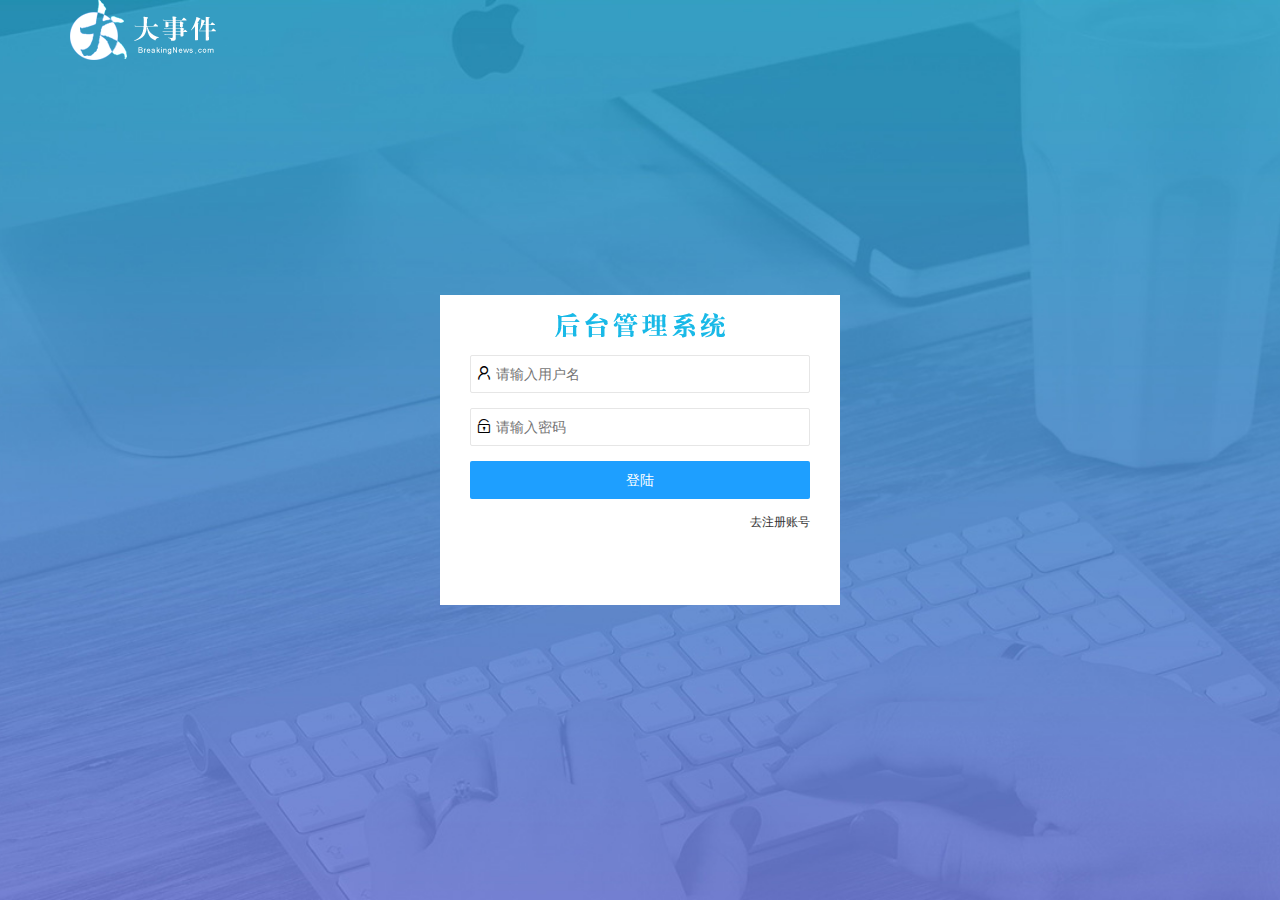
<file: login.html>
<!DOCTYPE html>
<html lang="en">
<head>
    <meta charset="UTF-8">
    <meta http-equiv="X-UA-Compatible" content="IE=edge">
    <meta name="viewport" content="width=device-width, initial-scale=1.0">
    <title>大事件-登陆/注册</title>
    <!-- 导入自己的样式 -->
    <link rel="stylesheet" href="./assets/css/login.css">
    <!-- 导入layui的样式 -->
    <link rel="stylesheet" href="./assets/lib/layui/css/layui.css">
</head>
<body>
    <!-- logo -->
    <div class="layui-main">
        <img src="./assets/images/logo.png" alt="">
    </div>
    
    <!-- 登陆注册 -->
    <div class="loginAndRegBox">
        <div class="title-box"></div>
        <!-- 登陆的div -->
        <div class="login-box">
            <!-- 登陆表单 -->
            <form class="layui-form" id="form_login">
                <!-- 用户名 -->
                <div class="layui-form-item">
                    <i class="layui-icon layui-icon-username"></i>
                    <input type="text" name="username" required  lay-verify="required" placeholder="请输入用户名" autocomplete="off" class="layui-input">
                </div>
                <!-- 密码 -->
                <div class="layui-form-item">
                    <i class="layui-icon layui-icon-password"></i>
                    <input type="password" name="password" required  lay-verify="required|pwd" placeholder="请输入密码" autocomplete="off" class="layui-input">
                </div>
                <!-- 登陆按钮 -->
                <div class="layui-form-item">
                    <!-- 表单按钮和普通按钮的区别，就是有lay-submit属性 -->
                    <button class="layui-btn layui-btn-fluid layui-btn-normal" lay-submit lay-filter="formDemo">登陆</button>
                </div>
                <div class="layui-form-item links">
                    <a href="javascript:;" id="link_reg">去注册账号</a>
                </div>
            </form>
        </div>
        <!-- 注册的div -->
        <div class="reg-box">
            <!-- 注册的表单 -->
            <form class="layui-form" id="form_reg">
                <!-- 用户名 -->
                <div class="layui-form-item">
                    <i class="layui-icon layui-icon-username"></i>
                    <input type="text" name="username" required  lay-verify="required" placeholder="请输入用户名" autocomplete="off" class="layui-input">
                </div>
                <!-- 密码 -->
                <div class="layui-form-item">
                    <i class="layui-icon layui-icon-password"></i>
                    <input type="password" name="password" required  lay-verify="required|pwd" placeholder="请输入密码" autocomplete="off" class="layui-input">
                </div>
                <!-- 密码确认 -->
                <div class="layui-form-item">
                    <i class="layui-icon layui-icon-password"></i>
                    <input type="password" name="repassword" required  lay-verify="required|pwd|repwd" placeholder="再次确认密码" autocomplete="off" class="layui-input">
                </div>
                <!-- 注册按钮 -->
                <div class="layui-form-item">
                    <!-- 表单按钮和普通按钮的区别，就是有lay-submit属性 -->
                    <button class="layui-btn layui-btn-fluid layui-btn-normal" lay-submit lay-filter="formDemo">注册</button>
                </div>
                <div class="layui-form-item links">
                    <a href="javascript:;" id="link_login">去登陆</a>
                </div>
            </form>
        </div>
    </div>

    <!-- 导入layui的js -->
    <script src="./assets/lib/layui/layui.all.js"></script>
    <!-- 导入jquery -->
    <script src="./assets/lib/jquery.js"></script>
    <!-- 导入自己封装的baseapi配置对象 -->
    <script src="./assets/js/baseAPI.js"></script>
    <!-- 导入自己的js -->
    <script src="./assets/js/login.js"></script>
</body>
</html>
</file>
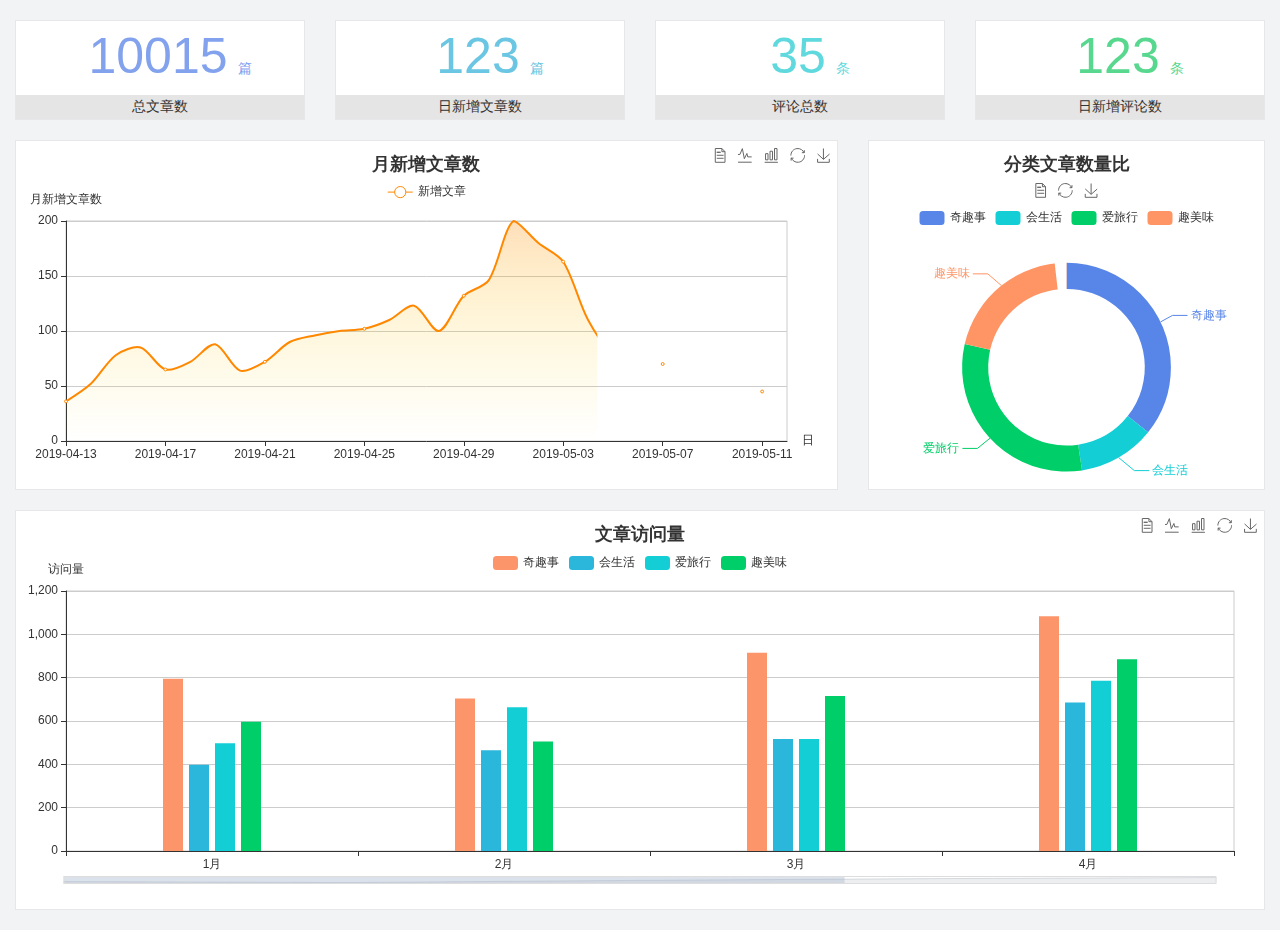
<file: home/dashboard.html>
<!DOCTYPE html>
<html lang="en">

<head>
  <meta charset="UTF-8">
  <meta name="viewport" content="width=device-width, initial-scale=1.0">
  <meta http-equiv="X-UA-Compatible" content="ie=edge">
  <title>图表统计</title>
  <link rel="stylesheet" href="../assets/lib/bootstrap.css" />
  <link rel="stylesheet" href="../assets/lib/main.css" />
  <script src="../assets/lib/jquery.js"></script>
  <script type="text/javascript" src="../assets/lib/echarts.min.js"></script>
</head>

<body>
  <div class="container-fluid">
    <div class="row spannel_list">
      <div class="col-sm-3 col-xs-6">
        <div class="spannel">
          <em>10015</em><span>篇</span>
          <b>总文章数</b>
        </div>
      </div>
      <div class="col-sm-3 col-xs-6">
        <div class="spannel scolor01">
          <em>123</em><span>篇</span>
          <b>日新增文章数</b>
        </div>
      </div>
      <div class="col-sm-3 col-xs-6">
        <div class="spannel scolor02">
          <em>35</em><span>条</span>
          <b>评论总数</b>
        </div>
      </div>
      <div class="col-sm-3 col-xs-6">
        <div class="spannel scolor03">
          <em>123</em><span>条</span>
          <b>日新增评论数</b>
        </div>
      </div>
    </div>
  </div>

  <div class="container-fluid">
    <div class="row curve-pie">
      <div class="col-lg-8 col-md-8">
        <div class="gragh_pannel" id="curve_show"></div>
      </div>
      <div class="col-lg-4 col-md-4">
        <div class="gragh_pannel" id="pie_show"></div>
      </div>
    </div>
  </div>

  <div class="container-fluid">
    <div class="column_pannel" id="column_show"></div>
  </div>

  <script>
    var oChart = echarts.init(document.getElementById('curve_show'));
    var aList_all = [
      { 'count': 36, 'date': '2019-04-13' },
      { 'count': 52, 'date': '2019-04-14' },
      { 'count': 78, 'date': '2019-04-15' },
      { 'count': 85, 'date': '2019-04-16' },
      { 'count': 65, 'date': '2019-04-17' },
      { 'count': 72, 'date': '2019-04-18' },
      { 'count': 88, 'date': '2019-04-19' },
      { 'count': 64, 'date': '2019-04-20' },
      { 'count': 72, 'date': '2019-04-21' },
      { 'count': 90, 'date': '2019-04-22' },
      { 'count': 96, 'date': '2019-04-23' },
      { 'count': 100, 'date': '2019-04-24' },
      { 'count': 102, 'date': '2019-04-25' },
      { 'count': 110, 'date': '2019-04-26' },
      { 'count': 123, 'date': '2019-04-27' },
      { 'count': 100, 'date': '2019-04-28' },
      { 'count': 132, 'date': '2019-04-29' },
      { 'count': 146, 'date': '2019-04-30' },
      { 'count': 200, 'date': '2019-05-01' },
      { 'count': 180, 'date': '2019-05-02' },
      { 'count': 163, 'date': '2019-05-03' },
      { 'count': 110, 'date': '2019-05-04' },
      { 'count': 80, 'date': '2019-05-05' },
      { 'count': 82, 'date': '2019-05-06' },
      { 'count': 70, 'date': '2019-05-07' },
      { 'count': 65, 'date': '2019-05-08' },
      { 'count': 54, 'date': '2019-05-09' },
      { 'count': 40, 'date': '2019-05-10' },
      { 'count': 45, 'date': '2019-05-11' },
      { 'count': 38, 'date': '2019-05-12' },
    ];

    let aCount = [];
    let aDate = [];

    for (var i = 0; i < aList_all.length; i++) {
      aCount.push(aList_all[i].count);
      aDate.push(aList_all[i].date);
    }

    var chartopt = {
      title: {
        text: '月新增文章数',
        left: 'center',
        top: '10'
      },
      tooltip: {
        trigger: 'axis'
      },
      legend: {
        data: ['新增文章'],
        top: '40'
      },
      toolbox: {
        show: true,
        feature: {
          mark: { show: true },
          dataView: { show: true, readOnly: false },
          magicType: { show: true, type: ['line', 'bar'] },
          restore: { show: true },
          saveAsImage: { show: true }
        }
      },
      calculable: true,
      xAxis: [
        {
          name: '日',
          type: 'category',
          boundaryGap: false,
          data: aDate
        }
      ],
      yAxis: [
        {
          name: '月新增文章数',
          type: 'value'
        }
      ],
      series: [
        {
          name: '新增文章',
          type: 'line',
          smooth: true,
          itemStyle: { normal: { areaStyle: { type: 'default' }, color: '#f80' }, lineStyle: { color: '#f80' } },
          data: aCount
        }],
      areaStyle: {
        normal: {
          color: new echarts.graphic.LinearGradient(0, 0, 0, 1, [{
            offset: 0,
            color: 'rgba(255,136,0,0.39)'
          }, {
            offset: .34,
            color: 'rgba(255,180,0,0.25)'
          }, {
            offset: 1,
            color: 'rgba(255,222,0,0.00)'
          }])

        }
      },
      grid: {
        show: true,
        x: 50,
        x2: 50,
        y: 80,
        height: 220
      }
    };

    oChart.setOption(chartopt);


    var oPie = echarts.init(document.getElementById('pie_show'));
    var oPieopt =
    {
      title: {
        top: 10,
        text: '分类文章数量比',
        x: 'center'
      },
      tooltip: {
        trigger: 'item',
        formatter: "{a} <br/>{b} : {c} ({d}%)"
      },
      color: ['#5885e8', '#13cfd5', '#00ce68', '#ff9565'],
      legend: {
        x: 'center',
        top: 65,
        data: ['奇趣事', '会生活', '爱旅行', '趣美味']
      },
      toolbox: {
        show: true,
        x: 'center',
        top: 35,
        feature: {
          mark: { show: true },
          dataView: { show: true, readOnly: false },
          magicType: {
            show: true,
            type: ['pie', 'funnel'],
            option: {
              funnel: {
                x: '25%',
                width: '50%',
                funnelAlign: 'left',
                max: 1548
              }
            }
          },
          restore: { show: true },
          saveAsImage: { show: true }
        }
      },
      calculable: true,
      series: [
        {
          name: '访问来源',
          type: 'pie',
          radius: ['45%', '60%'],
          center: ['50%', '65%'],
          data: [
            { value: 300, name: '奇趣事' },
            { value: 100, name: '会生活' },
            { value: 260, name: '爱旅行' },
            { value: 180, name: '趣美味' }
          ]
        }
      ]
    };
    oPie.setOption(oPieopt);



    var oColumn = this.echarts.init(document.getElementById('column_show'));
    var oColumnopt =
    {
      title: {
        text: '文章访问量',
        left: 'center',
        top: '10'
      },
      tooltip: {
        trigger: 'axis'
      },
      legend: {
        data: ['奇趣事', '会生活', '爱旅行', '趣美味'],
        top: '40'
      },
      toolbox: {
        show: true,
        feature: {
          mark: { show: true },
          dataView: { show: true, readOnly: false },
          magicType: { show: true, type: ['line', 'bar'] },
          restore: { show: true },
          saveAsImage: { show: true }
        }
      },
      calculable: true,
      xAxis: [
        {
          type: 'category',
          data: ['1月', '2月', '3月', '4月', '5月']
        }
      ],
      yAxis: [
        {
          name: '访问量',
          type: 'value'
        }
      ],
      series: [
        {
          name: '奇趣事',
          type: 'bar',
          barWidth: 20,
          itemStyle: {
            normal: { areaStyle: { type: 'default' }, color: '#fd956a' }
          },
          data: [800, 708, 920, 1090, 1200]
        },
        {
          name: '会生活',
          type: 'bar',
          barWidth: 20,
          itemStyle: {
            normal: { areaStyle: { type: 'default' }, color: '#2bb6db' }
          },
          data: [400, 468, 520, 690, 800]
        },
        {
          name: '爱旅行',
          type: 'bar',
          barWidth: 20,
          itemStyle: {
            normal: { areaStyle: { type: 'default' }, color: '#13cfd5' }
          },
          data: [500, 668, 520, 790, 900]
        },
        {
          name: '趣美味',
          type: 'bar',
          barWidth: 20,
          itemStyle: {
            normal: { areaStyle: { type: 'default' }, color: '#00ce68' }
          },
          data: [600, 508, 720, 890, 1000]
        }
      ],
      grid: {
        show: true,
        x: 50,
        x2: 30,
        y: 80,
        height: 260
      },
      dataZoom: [//给x轴设置滚动条
        {
          start: 0,//默认为0
          end: 100 - 1000 / 31,//默认为100
          type: 'slider',
          show: true,
          xAxisIndex: [0],
          handleSize: 0,//滑动条的 左右2个滑动条的大小
          height: 8,//组件高度
          left: 45, //左边的距离
          right: 50,//右边的距离
          bottom: 26,//右边的距离
          handleColor: '#ddd',//h滑动图标的颜色
          handleStyle: {
            borderColor: "#cacaca",
            borderWidth: "1",
            shadowBlur: 2,
            background: "#ddd",
            shadowColor: "#ddd",
          }
        }]
    };
    oColumn.setOption(oColumnopt);
  </script>
</body>

</html>
</file>
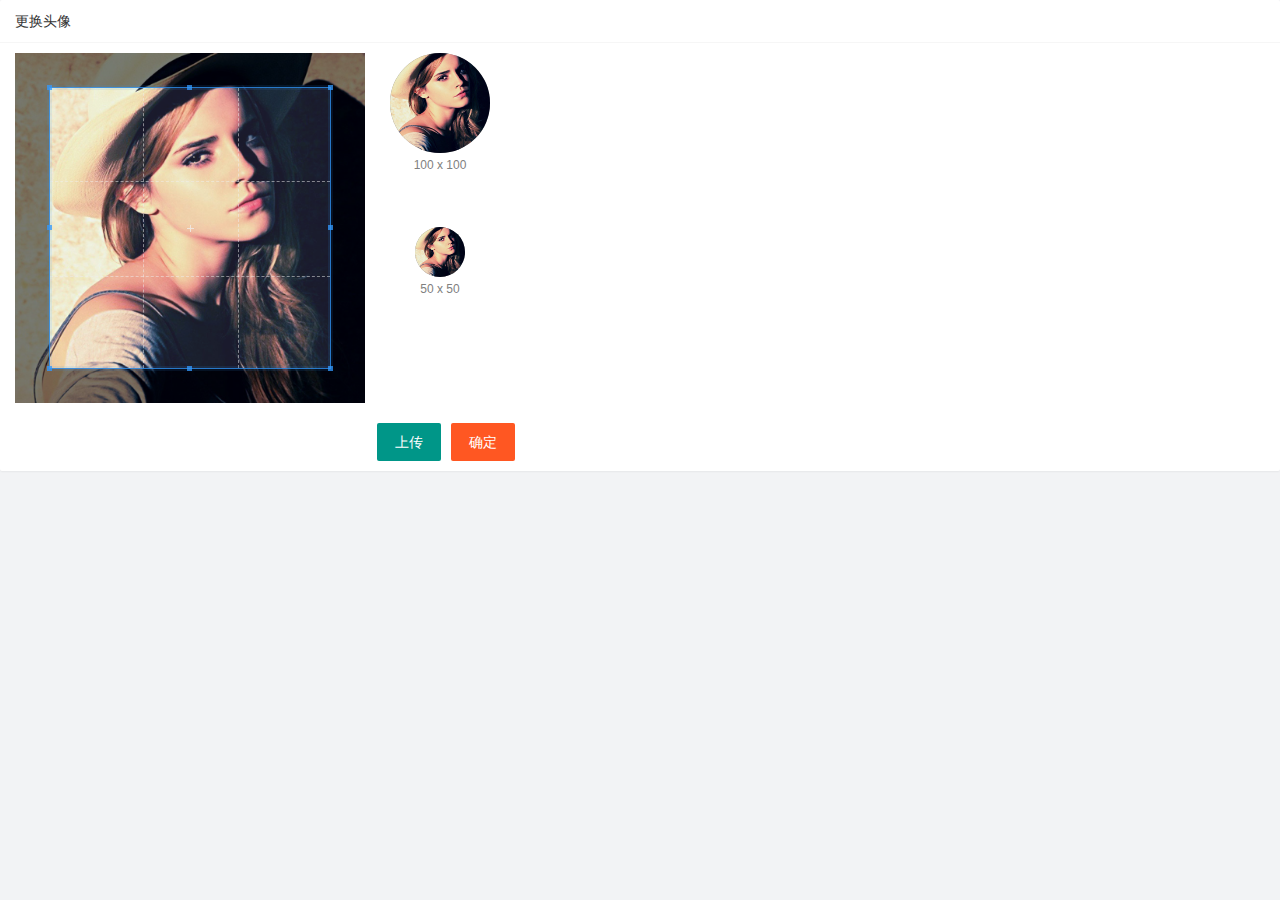
<file: user/user_avatar.html>
<!DOCTYPE html>
<html lang="en">
<head>
    <meta charset="UTF-8">
    <meta http-equiv="X-UA-Compatible" content="IE=edge">
    <meta name="viewport" content="width=device-width, initial-scale=1.0">
    <title>Document</title>
    <link rel="stylesheet" href="../assets/lib/layui/css/layui.css">
    <link rel="stylesheet" href="../assets/lib/cropper/cropper.css">
    <link rel="stylesheet" href="../assets/css/user/user_avatar.css">
</head>
<body>
    <!-- 卡片区域 -->
    <div class="layui-card">
        <div class="layui-card-header">更换头像</div>
        <div class="layui-card-body">
            <!--第一行的图片裁剪和预览区域-->
            <div class="row1">
            <!--图片裁剪区域-->
            <div class="cropper-box">
                <!--这个 img标签很重要，将来会把它初始化为裁剪区域-->
                <img id="image" src="../assets/images/sample.jpg">
            </div>
                <!--图片的预览区域-->
                <div class="preview-box">
                    <div>
                        <!--宽高为100px的预览区域-->
                        <div class="img-preview w100"></div>
                        <p class="size">100 x 100</p>
                    </div>
                    <div>
                        <!--宽高为50px的预览区城-->
                        <div class="img-preview w50"></div>
                        <p class="size">50 x 50</p>
                    </div>
                </div>
            </div>
            <!-- 第二行的按钮区域 -->
            <div class="row2">
                <!-- 通过accept属性指定用户选择什么类型文件 -->
                <input type="file" id="file" accept="image/png,image/jpeg"/>
                <button type="button" class="layui-btn" id="btnChooseImage">上传</button>
                <button type="button" class="layui-btn layui-btn-danger" id="btnUpload">确定</button>
            </div>
        </div>
    </div>

    <script src="../assets/lib/jquery.js"></script>
    <script src="../assets/lib/layui/layui.all.js"></script>
    <script src="../assets/lib/cropper/Cropper.js"></script>
    <script src="../assets/lib/cropper/jquery-cropper.js"></script>
    <script src="../assets/js/baseAPI.js"></script>
    <script src="../assets/js/user/user_avatar.js"></script>
</body>
</html>
</file>
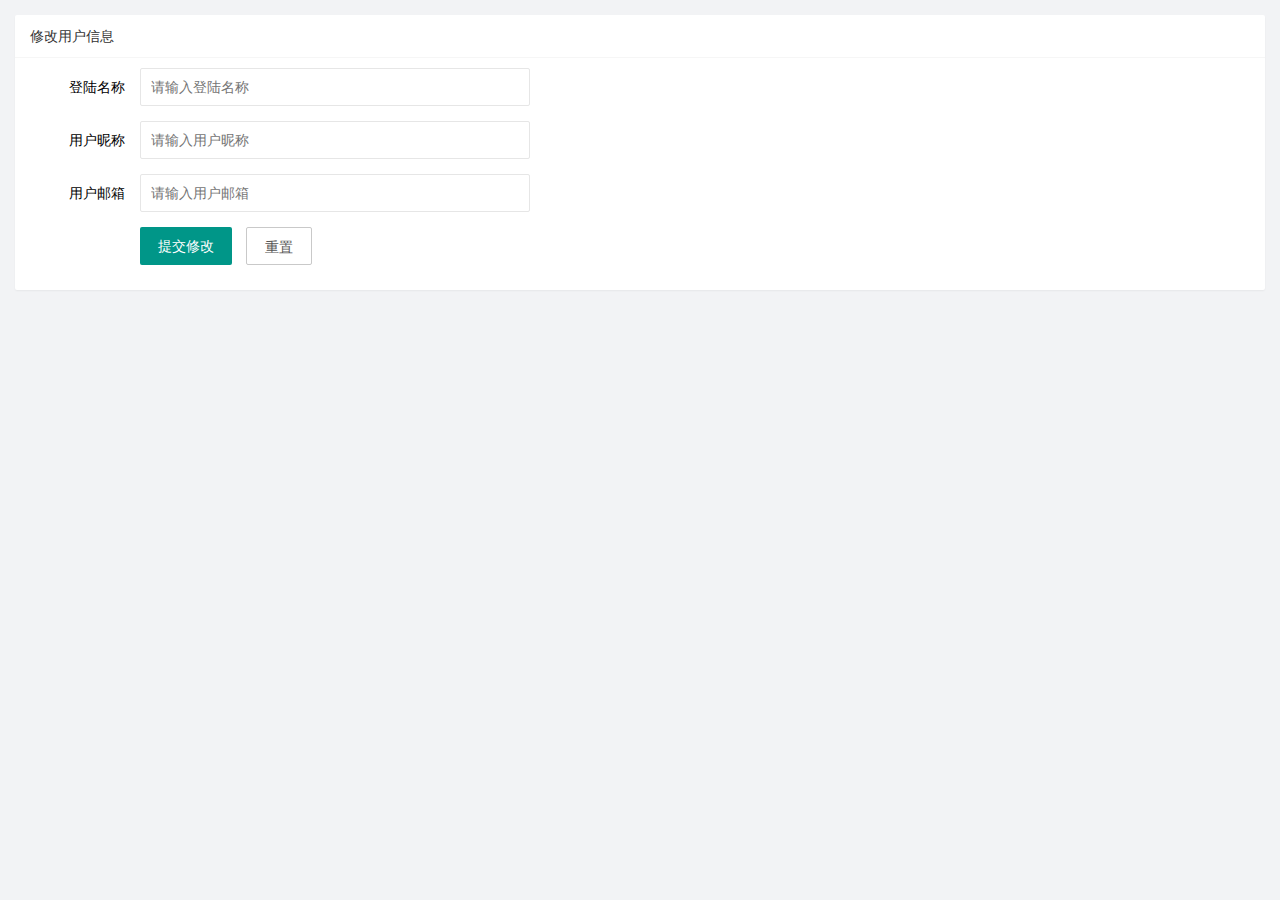
<file: user/user_info.html>
<!DOCTYPE html>
<html lang="en">
<head>
    <meta charset="UTF-8">
    <meta http-equiv="X-UA-Compatible" content="IE=edge">
    <meta name="viewport" content="width=device-width, initial-scale=1.0">
    <title>Document</title>
    <!-- 导入layui的样式 -->
    <link rel="stylesheet" href="../assets/lib/layui/css/layui.css">

    <!-- 导入自己的样式 -->
    <link rel="stylesheet" href="../assets/css/user/user_info.css">

</head>
<body>
    <!-- 卡牌区域 -->
    <div class="layui-card">
        <div class="layui-card-header">修改用户信息</div>
        <div class="layui-card-body">
            <!-- form表单 -->
            <form class="layui-form" lay-filter="formUserInfo">
              <!-- 这是隐藏域 -->
              <input type="hidden" name="id" value="" />
                <div class="layui-form-item">
                  <label class="layui-form-label">登陆名称</label>
                  <div class="layui-input-block">
                    <input type="text" name="username" required  lay-verify="required" placeholder="请输入登陆名称" autocomplete="off" class="layui-input" readonly>
                  </div>
                </div>
                <div class="layui-form-item">
                    <label class="layui-form-label">用户昵称</label>
                    <div class="layui-input-block">
                      <input type="text" name="nickname" required  lay-verify="required|nickname" placeholder="请输入用户昵称" autocomplete="off" class="layui-input">
                    </div>
                  </div>
                  <div class="layui-form-item">
                    <label class="layui-form-label">用户邮箱</label>
                    <div class="layui-input-block">
                      <input type="text" name="email" required  lay-verify="required|email" placeholder="请输入用户邮箱" autocomplete="off" class="layui-input">
                    </div>
                  </div>
                  <!-- 表单提交 -->
                  <div class="layui-form-item">
                    <div class="layui-input-block">
                      <button class="layui-btn" lay-submit lay-filter="formDemo">提交修改</button>
                      <button type="reset" class="layui-btn layui-btn-primary" id="btnReset">重置</button>
                    </div>
                  </div>
            </form>
        </div>
      </div>

      <!-- 导入layui的js -->
      <script src="../assets/lib/layui/layui.all.js"></script>
      <!-- 导入jquery -->
      <script src="../assets/lib/jquery.js"></script>
      <!-- 导入baseapi -->
      <script src="../assets/js/baseAPI.js"></script>
      <!-- 导入自己的js -->
      <script src="../assets/js/user/user_info.js"></script>
</body>
</html>
</file>
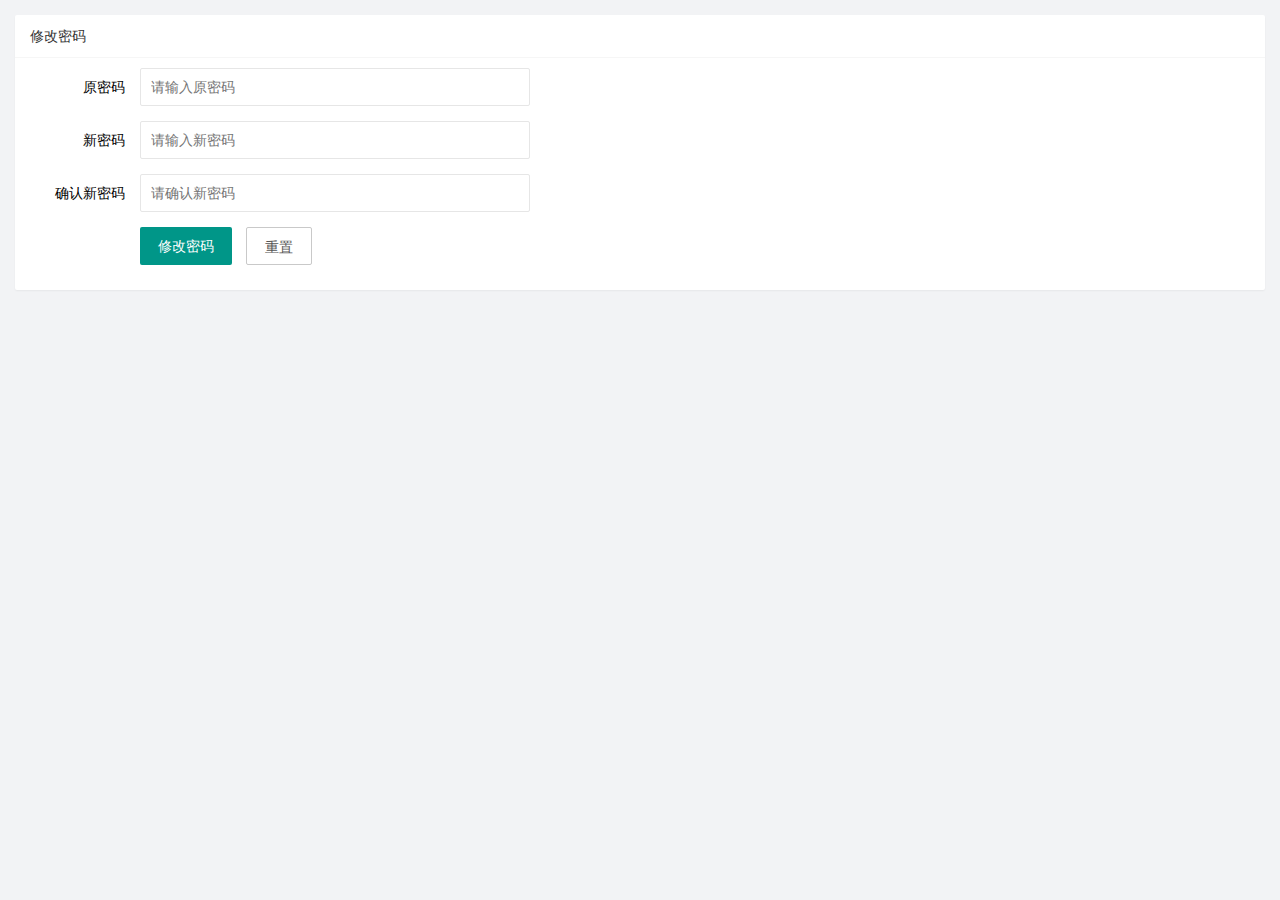
<file: user/user_pwd.html>
<!DOCTYPE html>
<html lang="en">
<head>
    <meta charset="UTF-8">
    <meta http-equiv="X-UA-Compatible" content="IE=edge">
    <meta name="viewport" content="width=device-width, initial-scale=1.0">
    <title>Document</title>
    <!-- 导入layui -->
    <link rel="stylesheet" href="../assets/lib/layui/css/layui.css">
    <!-- 导入自己的css -->
    <link rel="stylesheet" href="../assets/css/user/user_pwd.css">
</head>
<body>
    <!-- 卡牌区域 -->
    <div class="layui-card">
        <div class="layui-card-header">修改密码</div>
        <div class="layui-card-body">
            <!-- form表单 -->
            <form class="layui-form" lay-filter="formUserInfo">
                <div class="layui-form-item">
                  <label class="layui-form-label">原密码</label>
                  <div class="layui-input-block">
                    <input type="password" name="oldPwd" required  lay-verify="required|pwd" placeholder="请输入原密码" autocomplete="off" class="layui-input">
                  </div>
                </div>
                <div class="layui-form-item">
                    <label class="layui-form-label">新密码</label>
                    <div class="layui-input-block">
                      <input type="password" name="newPwd" required  lay-verify="required|pwd|samepwd" placeholder="请输入新密码" autocomplete="off" class="layui-input">
                    </div>
                </div>
                <div class="layui-form-item">
                    <label class="layui-form-label">确认新密码</label>
                    <div class="layui-input-block">
                      <input type="password" required  lay-verify="required|pwd|repwd" placeholder="请确认新密码" autocomplete="off" class="layui-input">
                    </div>
                </div>
                  <!-- 表单提交 -->
                  <div class="layui-form-item">
                    <div class="layui-input-block">
                      <button class="layui-btn" lay-submit lay-filter="formDemo">修改密码</button>
                      <button type="reset" class="layui-btn layui-btn-primary" id="btnReset">重置</button>
                    </div>
                  </div>
            </form>
        </div>
      </div>

      <!-- 导入layui的js -->
      <script src="../assets/lib/layui/layui.all.js"></script>
      <!-- 导入jquery -->
      <script src="../assets/lib/jquery.js"></script>
      <!-- 导入baseapi -->
      <script src="../assets/js/baseAPI.js"></script>
      <!-- 导入自己的js -->
      <script src="../assets/js/user/user_pwd.js"></script>
</body>
</html>
</file>
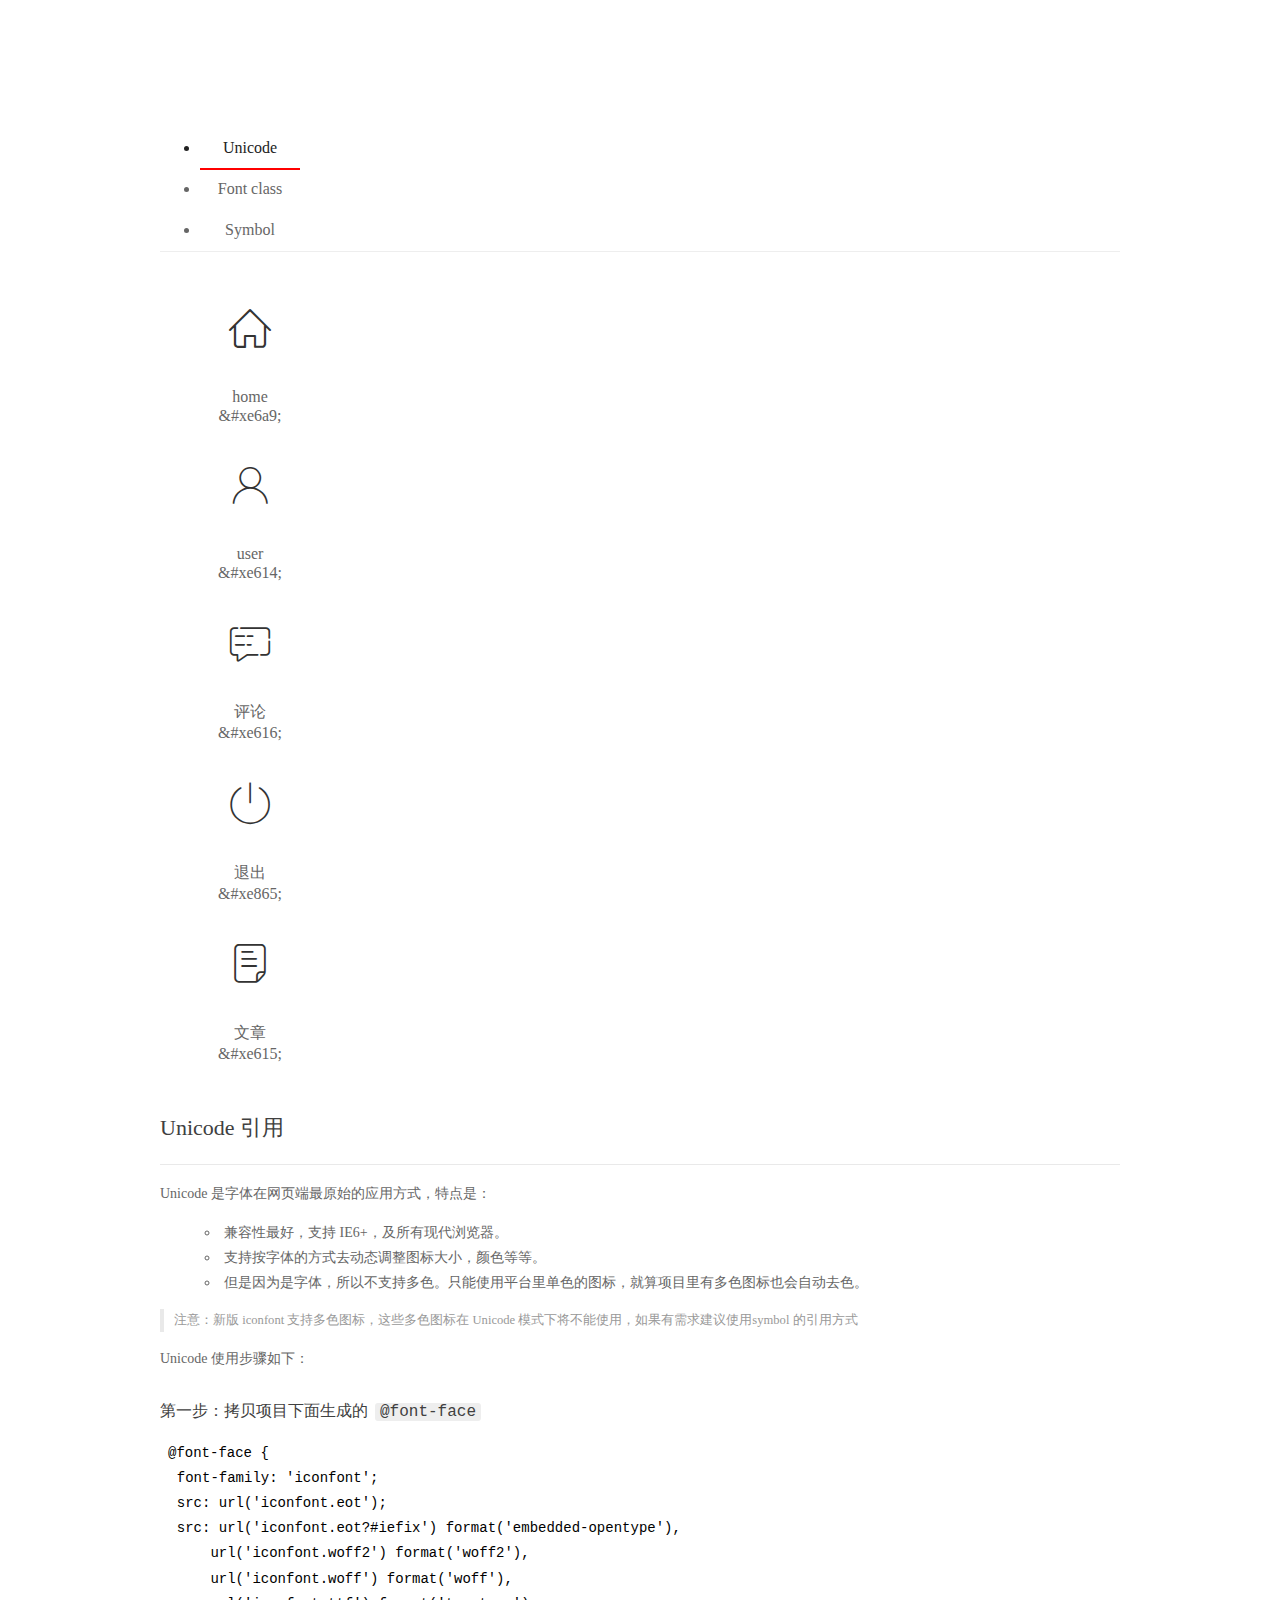
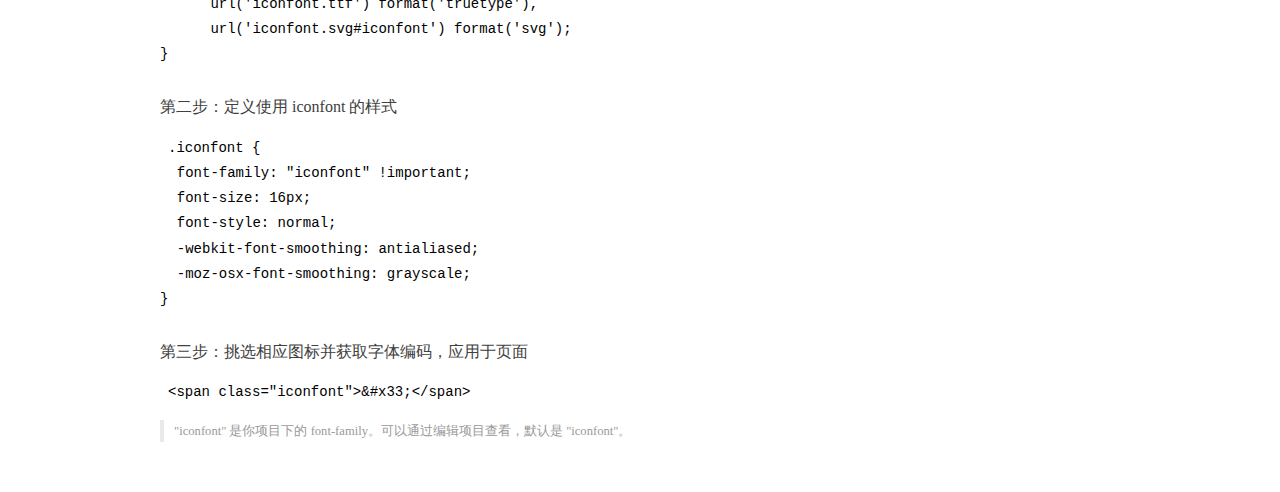
<file: assets/fonts/demo_index.html>
<!DOCTYPE html>
<html>
<head>
  <meta charset="utf-8"/>
  <title>IconFont Demo</title>
  <link rel="shortcut icon" href="https://gtms04.alicdn.com/tps/i4/TB1_oz6GVXXXXaFXpXXJDFnIXXX-64-64.ico" type="image/x-icon"/>
  <link rel="stylesheet" href="https://g.alicdn.com/thx/cube/1.3.2/cube.min.css">
  <link rel="stylesheet" href="demo.css">
  <link rel="stylesheet" href="iconfont.css">
  <script src="iconfont.js"></script>
  <!-- jQuery -->
  <script src="https://a1.alicdn.com/oss/uploads/2018/12/26/7bfddb60-08e8-11e9-9b04-53e73bb6408b.js"></script>
  <!-- 代码高亮 -->
  <script src="https://a1.alicdn.com/oss/uploads/2018/12/26/a3f714d0-08e6-11e9-8a15-ebf944d7534c.js"></script>
</head>
<body>
  <div class="main">
    <h1 class="logo"><a href="https://www.iconfont.cn/" title="iconfont 首页" target="_blank">&#xe86b;</a></h1>
    <div class="nav-tabs">
      <ul id="tabs" class="dib-box">
        <li class="dib active"><span>Unicode</span></li>
        <li class="dib"><span>Font class</span></li>
        <li class="dib"><span>Symbol</span></li>
      </ul>
      
    </div>
    <div class="tab-container">
      <div class="content unicode" style="display: block;">
          <ul class="icon_lists dib-box">
          
            <li class="dib">
              <span class="icon iconfont">&#xe6a9;</span>
                <div class="name">home</div>
                <div class="code-name">&amp;#xe6a9;</div>
              </li>
          
            <li class="dib">
              <span class="icon iconfont">&#xe614;</span>
                <div class="name">user</div>
                <div class="code-name">&amp;#xe614;</div>
              </li>
          
            <li class="dib">
              <span class="icon iconfont">&#xe616;</span>
                <div class="name">评论</div>
                <div class="code-name">&amp;#xe616;</div>
              </li>
          
            <li class="dib">
              <span class="icon iconfont">&#xe865;</span>
                <div class="name">退出</div>
                <div class="code-name">&amp;#xe865;</div>
              </li>
          
            <li class="dib">
              <span class="icon iconfont">&#xe615;</span>
                <div class="name">文章</div>
                <div class="code-name">&amp;#xe615;</div>
              </li>
          
          </ul>
          <div class="article markdown">
          <h2 id="unicode-">Unicode 引用</h2>
          <hr>

          <p>Unicode 是字体在网页端最原始的应用方式，特点是：</p>
          <ul>
            <li>兼容性最好，支持 IE6+，及所有现代浏览器。</li>
            <li>支持按字体的方式去动态调整图标大小，颜色等等。</li>
            <li>但是因为是字体，所以不支持多色。只能使用平台里单色的图标，就算项目里有多色图标也会自动去色。</li>
          </ul>
          <blockquote>
            <p>注意：新版 iconfont 支持多色图标，这些多色图标在 Unicode 模式下将不能使用，如果有需求建议使用symbol 的引用方式</p>
          </blockquote>
          <p>Unicode 使用步骤如下：</p>
          <h3 id="-font-face">第一步：拷贝项目下面生成的 <code>@font-face</code></h3>
<pre><code class="language-css"
>@font-face {
  font-family: 'iconfont';
  src: url('iconfont.eot');
  src: url('iconfont.eot?#iefix') format('embedded-opentype'),
      url('iconfont.woff2') format('woff2'),
      url('iconfont.woff') format('woff'),
      url('iconfont.ttf') format('truetype'),
      url('iconfont.svg#iconfont') format('svg');
}
</code></pre>
          <h3 id="-iconfont-">第二步：定义使用 iconfont 的样式</h3>
<pre><code class="language-css"
>.iconfont {
  font-family: "iconfont" !important;
  font-size: 16px;
  font-style: normal;
  -webkit-font-smoothing: antialiased;
  -moz-osx-font-smoothing: grayscale;
}
</code></pre>
          <h3 id="-">第三步：挑选相应图标并获取字体编码，应用于页面</h3>
<pre>
<code class="language-html"
>&lt;span class="iconfont"&gt;&amp;#x33;&lt;/span&gt;
</code></pre>
          <blockquote>
            <p>"iconfont" 是你项目下的 font-family。可以通过编辑项目查看，默认是 "iconfont"。</p>
          </blockquote>
          </div>
      </div>
      <div class="content font-class">
        <ul class="icon_lists dib-box">
          
          <li class="dib">
            <span class="icon iconfont icon-home"></span>
            <div class="name">
              home
            </div>
            <div class="code-name">.icon-home
            </div>
          </li>
          
          <li class="dib">
            <span class="icon iconfont icon-user"></span>
            <div class="name">
              user
            </div>
            <div class="code-name">.icon-user
            </div>
          </li>
          
          <li class="dib">
            <span class="icon iconfont icon-pinglun"></span>
            <div class="name">
              评论
            </div>
            <div class="code-name">.icon-pinglun
            </div>
          </li>
          
          <li class="dib">
            <span class="icon iconfont icon-tuichu"></span>
            <div class="name">
              退出
            </div>
            <div class="code-name">.icon-tuichu
            </div>
          </li>
          
          <li class="dib">
            <span class="icon iconfont icon-16"></span>
            <div class="name">
              文章
            </div>
            <div class="code-name">.icon-16
            </div>
          </li>
          
        </ul>
        <div class="article markdown">
        <h2 id="font-class-">font-class 引用</h2>
        <hr>

        <p>font-class 是 Unicode 使用方式的一种变种，主要是解决 Unicode 书写不直观，语意不明确的问题。</p>
        <p>与 Unicode 使用方式相比，具有如下特点：</p>
        <ul>
          <li>兼容性良好，支持 IE8+，及所有现代浏览器。</li>
          <li>相比于 Unicode 语意明确，书写更直观。可以很容易分辨这个 icon 是什么。</li>
          <li>因为使用 class 来定义图标，所以当要替换图标时，只需要修改 class 里面的 Unicode 引用。</li>
          <li>不过因为本质上还是使用的字体，所以多色图标还是不支持的。</li>
        </ul>
        <p>使用步骤如下：</p>
        <h3 id="-fontclass-">第一步：引入项目下面生成的 fontclass 代码：</h3>
<pre><code class="language-html">&lt;link rel="stylesheet" href="./iconfont.css"&gt;
</code></pre>
        <h3 id="-">第二步：挑选相应图标并获取类名，应用于页面：</h3>
<pre><code class="language-html">&lt;span class="iconfont icon-xxx"&gt;&lt;/span&gt;
</code></pre>
        <blockquote>
          <p>"
            iconfont" 是你项目下的 font-family。可以通过编辑项目查看，默认是 "iconfont"。</p>
        </blockquote>
      </div>
      </div>
      <div class="content symbol">
          <ul class="icon_lists dib-box">
          
            <li class="dib">
                <svg class="icon svg-icon" aria-hidden="true">
                  <use xlink:href="#icon-home"></use>
                </svg>
                <div class="name">home</div>
                <div class="code-name">#icon-home</div>
            </li>
          
            <li class="dib">
                <svg class="icon svg-icon" aria-hidden="true">
                  <use xlink:href="#icon-user"></use>
                </svg>
                <div class="name">user</div>
                <div class="code-name">#icon-user</div>
            </li>
          
            <li class="dib">
                <svg class="icon svg-icon" aria-hidden="true">
                  <use xlink:href="#icon-pinglun"></use>
                </svg>
                <div class="name">评论</div>
                <div class="code-name">#icon-pinglun</div>
            </li>
          
            <li class="dib">
                <svg class="icon svg-icon" aria-hidden="true">
                  <use xlink:href="#icon-tuichu"></use>
                </svg>
                <div class="name">退出</div>
                <div class="code-name">#icon-tuichu</div>
            </li>
          
            <li class="dib">
                <svg class="icon svg-icon" aria-hidden="true">
                  <use xlink:href="#icon-16"></use>
                </svg>
                <div class="name">文章</div>
                <div class="code-name">#icon-16</div>
            </li>
          
          </ul>
          <div class="article markdown">
          <h2 id="symbol-">Symbol 引用</h2>
          <hr>

          <p>这是一种全新的使用方式，应该说这才是未来的主流，也是平台目前推荐的用法。相关介绍可以参考这篇<a href="">文章</a>
            这种用法其实是做了一个 SVG 的集合，与另外两种相比具有如下特点：</p>
          <ul>
            <li>支持多色图标了，不再受单色限制。</li>
            <li>通过一些技巧，支持像字体那样，通过 <code>font-size</code>, <code>color</code> 来调整样式。</li>
            <li>兼容性较差，支持 IE9+，及现代浏览器。</li>
            <li>浏览器渲染 SVG 的性能一般，还不如 png。</li>
          </ul>
          <p>使用步骤如下：</p>
          <h3 id="-symbol-">第一步：引入项目下面生成的 symbol 代码：</h3>
<pre><code class="language-html">&lt;script src="./iconfont.js"&gt;&lt;/script&gt;
</code></pre>
          <h3 id="-css-">第二步：加入通用 CSS 代码（引入一次就行）：</h3>
<pre><code class="language-html">&lt;style&gt;
.icon {
  width: 1em;
  height: 1em;
  vertical-align: -0.15em;
  fill: currentColor;
  overflow: hidden;
}
&lt;/style&gt;
</code></pre>
          <h3 id="-">第三步：挑选相应图标并获取类名，应用于页面：</h3>
<pre><code class="language-html">&lt;svg class="icon" aria-hidden="true"&gt;
  &lt;use xlink:href="#icon-xxx"&gt;&lt;/use&gt;
&lt;/svg&gt;
</code></pre>
          </div>
      </div>

    </div>
  </div>
  <script>
  $(document).ready(function () {
      $('.tab-container .content:first').show()

      $('#tabs li').click(function (e) {
        var tabContent = $('.tab-container .content')
        var index = $(this).index()

        if ($(this).hasClass('active')) {
          return
        } else {
          $('#tabs li').removeClass('active')
          $(this).addClass('active')

          tabContent.hide().eq(index).fadeIn()
        }
      })
    })
  </script>
</body>
</html>
</file>
<file: assets/css/login.css>
html,body{
    margin:0;
    padding:0;
    height: 100%;
    width: 100%;
    background: url('../images/login_bg.jpg') no-repeat center;
    background-size: cover;
}

.loginAndRegBox{
    width: 400px;
    height: 310px;
    background-color: #fff;
    position: absolute;
    left: 50%;
    top: 50%;
    transform: translate(-50%,-50%);
}

.title-box{
    height: 60px;
    background: url('../images/login_title.png') no-repeat center;
}

.reg-box{
    display: none;
}

.layui-form-item{
    padding: 0 30px;
}

.links{
    display: flex;
    justify-content: flex-end;
}

.links a{
    font-size: 12px;
}

.layui-form-item{
    position: relative;
}

.layui-icon{
    position: absolute;
    left: 36px;
    top: 10px;
}

.layui-form-item input{
    padding-left: 25px;   
}
</file>
<file: assets/lib/layui/css/layui.css>
/** layui-v2.5.5 MIT License By https://www.layui.com */
 .layui-inline,img{display:inline-block;vertical-align:middle}h1,h2,h3,h4,h5,h6{font-weight:400}.layui-edge,.layui-header,.layui-inline,.layui-main{position:relative}.layui-body,.layui-edge,.layui-elip{overflow:hidden}.layui-btn,.layui-edge,.layui-inline,img{vertical-align:middle}.layui-btn,.layui-disabled,.layui-icon,.layui-unselect{-moz-user-select:none;-webkit-user-select:none;-ms-user-select:none}.layui-elip,.layui-form-checkbox span,.layui-form-pane .layui-form-label{text-overflow:ellipsis;white-space:nowrap}.layui-breadcrumb,.layui-tree-btnGroup{visibility:hidden}blockquote,body,button,dd,div,dl,dt,form,h1,h2,h3,h4,h5,h6,input,li,ol,p,pre,td,textarea,th,ul{margin:0;padding:0;-webkit-tap-highlight-color:rgba(0,0,0,0)}a:active,a:hover{outline:0}img{border:none}li{list-style:none}table{border-collapse:collapse;border-spacing:0}h4,h5,h6{font-size:100%}button,input,optgroup,option,select,textarea{font-family:inherit;font-size:inherit;font-style:inherit;font-weight:inherit;outline:0}pre{white-space:pre-wrap;white-space:-moz-pre-wrap;white-space:-pre-wrap;white-space:-o-pre-wrap;word-wrap:break-word}body{line-height:24px;font:14px Helvetica Neue,Helvetica,PingFang SC,Tahoma,Arial,sans-serif}hr{height:1px;margin:10px 0;border:0;clear:both}a{color:#333;text-decoration:none}a:hover{color:#777}a cite{font-style:normal;*cursor:pointer}.layui-border-box,.layui-border-box *{box-sizing:border-box}.layui-box,.layui-box *{box-sizing:content-box}.layui-clear{clear:both;*zoom:1}.layui-clear:after{content:'\20';clear:both;*zoom:1;display:block;height:0}.layui-inline{*display:inline;*zoom:1}.layui-edge{display:inline-block;width:0;height:0;border-width:6px;border-style:dashed;border-color:transparent}.layui-edge-top{top:-4px;border-bottom-color:#999;border-bottom-style:solid}.layui-edge-right{border-left-color:#999;border-left-style:solid}.layui-edge-bottom{top:2px;border-top-color:#999;border-top-style:solid}.layui-edge-left{border-right-color:#999;border-right-style:solid}.layui-disabled,.layui-disabled:hover{color:#d2d2d2!important;cursor:not-allowed!important}.layui-circle{border-radius:100%}.layui-show{display:block!important}.layui-hide{display:none!important}@font-face{font-family:layui-icon;src:url(../font/iconfont.eot?v=250);src:url(../font/iconfont.eot?v=250#iefix) format('embedded-opentype'),url(../font/iconfont.woff2?v=250) format('woff2'),url(../font/iconfont.woff?v=250) format('woff'),url(../font/iconfont.ttf?v=250) format('truetype'),url(../font/iconfont.svg?v=250#layui-icon) format('svg')}.layui-icon{font-family:layui-icon!important;font-size:16px;font-style:normal;-webkit-font-smoothing:antialiased;-moz-osx-font-smoothing:grayscale}.layui-icon-reply-fill:before{content:"\e611"}.layui-icon-set-fill:before{content:"\e614"}.layui-icon-menu-fill:before{content:"\e60f"}.layui-icon-search:before{content:"\e615"}.layui-icon-share:before{content:"\e641"}.layui-icon-set-sm:before{content:"\e620"}.layui-icon-engine:before{content:"\e628"}.layui-icon-close:before{content:"\1006"}.layui-icon-close-fill:before{content:"\1007"}.layui-icon-chart-screen:before{content:"\e629"}.layui-icon-star:before{content:"\e600"}.layui-icon-circle-dot:before{content:"\e617"}.layui-icon-chat:before{content:"\e606"}.layui-icon-release:before{content:"\e609"}.layui-icon-list:before{content:"\e60a"}.layui-icon-chart:before{content:"\e62c"}.layui-icon-ok-circle:before{content:"\1005"}.layui-icon-layim-theme:before{content:"\e61b"}.layui-icon-table:before{content:"\e62d"}.layui-icon-right:before{content:"\e602"}.layui-icon-left:before{content:"\e603"}.layui-icon-cart-simple:before{content:"\e698"}.layui-icon-face-cry:before{content:"\e69c"}.layui-icon-face-smile:before{content:"\e6af"}.layui-icon-survey:before{content:"\e6b2"}.layui-icon-tree:before{content:"\e62e"}.layui-icon-upload-circle:before{content:"\e62f"}.layui-icon-add-circle:before{content:"\e61f"}.layui-icon-download-circle:before{content:"\e601"}.layui-icon-templeate-1:before{content:"\e630"}.layui-icon-util:before{content:"\e631"}.layui-icon-face-surprised:before{content:"\e664"}.layui-icon-edit:before{content:"\e642"}.layui-icon-speaker:before{content:"\e645"}.layui-icon-down:before{content:"\e61a"}.layui-icon-file:before{content:"\e621"}.layui-icon-layouts:before{content:"\e632"}.layui-icon-rate-half:before{content:"\e6c9"}.layui-icon-add-circle-fine:before{content:"\e608"}.layui-icon-prev-circle:before{content:"\e633"}.layui-icon-read:before{content:"\e705"}.layui-icon-404:before{content:"\e61c"}.layui-icon-carousel:before{content:"\e634"}.layui-icon-help:before{content:"\e607"}.layui-icon-code-circle:before{content:"\e635"}.layui-icon-water:before{content:"\e636"}.layui-icon-username:before{content:"\e66f"}.layui-icon-find-fill:before{content:"\e670"}.layui-icon-about:before{content:"\e60b"}.layui-icon-location:before{content:"\e715"}.layui-icon-up:before{content:"\e619"}.layui-icon-pause:before{content:"\e651"}.layui-icon-date:before{content:"\e637"}.layui-icon-layim-uploadfile:before{content:"\e61d"}.layui-icon-delete:before{content:"\e640"}.layui-icon-play:before{content:"\e652"}.layui-icon-top:before{content:"\e604"}.layui-icon-friends:before{content:"\e612"}.layui-icon-refresh-3:before{content:"\e9aa"}.layui-icon-ok:before{content:"\e605"}.layui-icon-layer:before{content:"\e638"}.layui-icon-face-smile-fine:before{content:"\e60c"}.layui-icon-dollar:before{content:"\e659"}.layui-icon-group:before{content:"\e613"}.layui-icon-layim-download:before{content:"\e61e"}.layui-icon-picture-fine:before{content:"\e60d"}.layui-icon-link:before{content:"\e64c"}.layui-icon-diamond:before{content:"\e735"}.layui-icon-log:before{content:"\e60e"}.layui-icon-rate-solid:before{content:"\e67a"}.layui-icon-fonts-del:before{content:"\e64f"}.layui-icon-unlink:before{content:"\e64d"}.layui-icon-fonts-clear:before{content:"\e639"}.layui-icon-triangle-r:before{content:"\e623"}.layui-icon-circle:before{content:"\e63f"}.layui-icon-radio:before{content:"\e643"}.layui-icon-align-center:before{content:"\e647"}.layui-icon-align-right:before{content:"\e648"}.layui-icon-align-left:before{content:"\e649"}.layui-icon-loading-1:before{content:"\e63e"}.layui-icon-return:before{content:"\e65c"}.layui-icon-fonts-strong:before{content:"\e62b"}.layui-icon-upload:before{content:"\e67c"}.layui-icon-dialogue:before{content:"\e63a"}.layui-icon-video:before{content:"\e6ed"}.layui-icon-headset:before{content:"\e6fc"}.layui-icon-cellphone-fine:before{content:"\e63b"}.layui-icon-add-1:before{content:"\e654"}.layui-icon-face-smile-b:before{content:"\e650"}.layui-icon-fonts-html:before{content:"\e64b"}.layui-icon-form:before{content:"\e63c"}.layui-icon-cart:before{content:"\e657"}.layui-icon-camera-fill:before{content:"\e65d"}.layui-icon-tabs:before{content:"\e62a"}.layui-icon-fonts-code:before{content:"\e64e"}.layui-icon-fire:before{content:"\e756"}.layui-icon-set:before{content:"\e716"}.layui-icon-fonts-u:before{content:"\e646"}.layui-icon-triangle-d:before{content:"\e625"}.layui-icon-tips:before{content:"\e702"}.layui-icon-picture:before{content:"\e64a"}.layui-icon-more-vertical:before{content:"\e671"}.layui-icon-flag:before{content:"\e66c"}.layui-icon-loading:before{content:"\e63d"}.layui-icon-fonts-i:before{content:"\e644"}.layui-icon-refresh-1:before{content:"\e666"}.layui-icon-rmb:before{content:"\e65e"}.layui-icon-home:before{content:"\e68e"}.layui-icon-user:before{content:"\e770"}.layui-icon-notice:before{content:"\e667"}.layui-icon-login-weibo:before{content:"\e675"}.layui-icon-voice:before{content:"\e688"}.layui-icon-upload-drag:before{content:"\e681"}.layui-icon-login-qq:before{content:"\e676"}.layui-icon-snowflake:before{content:"\e6b1"}.layui-icon-file-b:before{content:"\e655"}.layui-icon-template:before{content:"\e663"}.layui-icon-auz:before{content:"\e672"}.layui-icon-console:before{content:"\e665"}.layui-icon-app:before{content:"\e653"}.layui-icon-prev:before{content:"\e65a"}.layui-icon-website:before{content:"\e7ae"}.layui-icon-next:before{content:"\e65b"}.layui-icon-component:before{content:"\e857"}.layui-icon-more:before{content:"\e65f"}.layui-icon-login-wechat:before{content:"\e677"}.layui-icon-shrink-right:before{content:"\e668"}.layui-icon-spread-left:before{content:"\e66b"}.layui-icon-camera:before{content:"\e660"}.layui-icon-note:before{content:"\e66e"}.layui-icon-refresh:before{content:"\e669"}.layui-icon-female:before{content:"\e661"}.layui-icon-male:before{content:"\e662"}.layui-icon-password:before{content:"\e673"}.layui-icon-senior:before{content:"\e674"}.layui-icon-theme:before{content:"\e66a"}.layui-icon-tread:before{content:"\e6c5"}.layui-icon-praise:before{content:"\e6c6"}.layui-icon-star-fill:before{content:"\e658"}.layui-icon-rate:before{content:"\e67b"}.layui-icon-template-1:before{content:"\e656"}.layui-icon-vercode:before{content:"\e679"}.layui-icon-cellphone:before{content:"\e678"}.layui-icon-screen-full:before{content:"\e622"}.layui-icon-screen-restore:before{content:"\e758"}.layui-icon-cols:before{content:"\e610"}.layui-icon-export:before{content:"\e67d"}.layui-icon-print:before{content:"\e66d"}.layui-icon-slider:before{content:"\e714"}.layui-icon-addition:before{content:"\e624"}.layui-icon-subtraction:before{content:"\e67e"}.layui-icon-service:before{content:"\e626"}.layui-icon-transfer:before{content:"\e691"}.layui-main{width:1140px;margin:0 auto}.layui-header{z-index:1000;height:60px}.layui-header a:hover{transition:all .5s;-webkit-transition:all .5s}.layui-side{position:fixed;left:0;top:0;bottom:0;z-index:999;width:200px;overflow-x:hidden}.layui-side-scroll{position:relative;width:220px;height:100%;overflow-x:hidden}.layui-body{position:absolute;left:200px;right:0;top:0;bottom:0;z-index:998;width:auto;overflow-y:auto;box-sizing:border-box}.layui-layout-body{overflow:hidden}.layui-layout-admin .layui-header{background-color:#23262E}.layui-layout-admin .layui-side{top:60px;width:200px;overflow-x:hidden}.layui-layout-admin .layui-body{position:fixed;top:60px;bottom:44px}.layui-layout-admin .layui-main{width:auto;margin:0 15px}.layui-layout-admin .layui-footer{position:fixed;left:200px;right:0;bottom:0;height:44px;line-height:44px;padding:0 15px;background-color:#eee}.layui-layout-admin .layui-logo{position:absolute;left:0;top:0;width:200px;height:100%;line-height:60px;text-align:center;color:#009688;font-size:16px}.layui-layout-admin .layui-header .layui-nav{background:0 0}.layui-layout-left{position:absolute!important;left:200px;top:0}.layui-layout-right{position:absolute!important;right:0;top:0}.layui-container{position:relative;margin:0 auto;padding:0 15px;box-sizing:border-box}.layui-fluid{position:relative;margin:0 auto;padding:0 15px}.layui-row:after,.layui-row:before{content:'';display:block;clear:both}.layui-col-lg1,.layui-col-lg10,.layui-col-lg11,.layui-col-lg12,.layui-col-lg2,.layui-col-lg3,.layui-col-lg4,.layui-col-lg5,.layui-col-lg6,.layui-col-lg7,.layui-col-lg8,.layui-col-lg9,.layui-col-md1,.layui-col-md10,.layui-col-md11,.layui-col-md12,.layui-col-md2,.layui-col-md3,.layui-col-md4,.layui-col-md5,.layui-col-md6,.layui-col-md7,.layui-col-md8,.layui-col-md9,.layui-col-sm1,.layui-col-sm10,.layui-col-sm11,.layui-col-sm12,.layui-col-sm2,.layui-col-sm3,.layui-col-sm4,.layui-col-sm5,.layui-col-sm6,.layui-col-sm7,.layui-col-sm8,.layui-col-sm9,.layui-col-xs1,.layui-col-xs10,.layui-col-xs11,.layui-col-xs12,.layui-col-xs2,.layui-col-xs3,.layui-col-xs4,.layui-col-xs5,.layui-col-xs6,.layui-col-xs7,.layui-col-xs8,.layui-col-xs9{position:relative;display:block;box-sizing:border-box}.layui-col-xs1,.layui-col-xs10,.layui-col-xs11,.layui-col-xs12,.layui-col-xs2,.layui-col-xs3,.layui-col-xs4,.layui-col-xs5,.layui-col-xs6,.layui-col-xs7,.layui-col-xs8,.layui-col-xs9{float:left}.layui-col-xs1{width:8.33333333%}.layui-col-xs2{width:16.66666667%}.layui-col-xs3{width:25%}.layui-col-xs4{width:33.33333333%}.layui-col-xs5{width:41.66666667%}.layui-col-xs6{width:50%}.layui-col-xs7{width:58.33333333%}.layui-col-xs8{width:66.66666667%}.layui-col-xs9{width:75%}.layui-col-xs10{width:83.33333333%}.layui-col-xs11{width:91.66666667%}.layui-col-xs12{width:100%}.layui-col-xs-offset1{margin-left:8.33333333%}.layui-col-xs-offset2{margin-left:16.66666667%}.layui-col-xs-offset3{margin-left:25%}.layui-col-xs-offset4{margin-left:33.33333333%}.layui-col-xs-offset5{margin-left:41.66666667%}.layui-col-xs-offset6{margin-left:50%}.layui-col-xs-offset7{margin-left:58.33333333%}.layui-col-xs-offset8{margin-left:66.66666667%}.layui-col-xs-offset9{margin-left:75%}.layui-col-xs-offset10{margin-left:83.33333333%}.layui-col-xs-offset11{margin-left:91.66666667%}.layui-col-xs-offset12{margin-left:100%}@media screen and (max-width:768px){.layui-hide-xs{display:none!important}.layui-show-xs-block{display:block!important}.layui-show-xs-inline{display:inline!important}.layui-show-xs-inline-block{display:inline-block!important}}@media screen and (min-width:768px){.layui-container{width:750px}.layui-hide-sm{display:none!important}.layui-show-sm-block{display:block!important}.layui-show-sm-inline{display:inline!important}.layui-show-sm-inline-block{display:inline-block!important}.layui-col-sm1,.layui-col-sm10,.layui-col-sm11,.layui-col-sm12,.layui-col-sm2,.layui-col-sm3,.layui-col-sm4,.layui-col-sm5,.layui-col-sm6,.layui-col-sm7,.layui-col-sm8,.layui-col-sm9{float:left}.layui-col-sm1{width:8.33333333%}.layui-col-sm2{width:16.66666667%}.layui-col-sm3{width:25%}.layui-col-sm4{width:33.33333333%}.layui-col-sm5{width:41.66666667%}.layui-col-sm6{width:50%}.layui-col-sm7{width:58.33333333%}.layui-col-sm8{width:66.66666667%}.layui-col-sm9{width:75%}.layui-col-sm10{width:83.33333333%}.layui-col-sm11{width:91.66666667%}.layui-col-sm12{width:100%}.layui-col-sm-offset1{margin-left:8.33333333%}.layui-col-sm-offset2{margin-left:16.66666667%}.layui-col-sm-offset3{margin-left:25%}.layui-col-sm-offset4{margin-left:33.33333333%}.layui-col-sm-offset5{margin-left:41.66666667%}.layui-col-sm-offset6{margin-left:50%}.layui-col-sm-offset7{margin-left:58.33333333%}.layui-col-sm-offset8{margin-left:66.66666667%}.layui-col-sm-offset9{margin-left:75%}.layui-col-sm-offset10{margin-left:83.33333333%}.layui-col-sm-offset11{margin-left:91.66666667%}.layui-col-sm-offset12{margin-left:100%}}@media screen and (min-width:992px){.layui-container{width:970px}.layui-hide-md{display:none!important}.layui-show-md-block{display:block!important}.layui-show-md-inline{display:inline!important}.layui-show-md-inline-block{display:inline-block!important}.layui-col-md1,.layui-col-md10,.layui-col-md11,.layui-col-md12,.layui-col-md2,.layui-col-md3,.layui-col-md4,.layui-col-md5,.layui-col-md6,.layui-col-md7,.layui-col-md8,.layui-col-md9{float:left}.layui-col-md1{width:8.33333333%}.layui-col-md2{width:16.66666667%}.layui-col-md3{width:25%}.layui-col-md4{width:33.33333333%}.layui-col-md5{width:41.66666667%}.layui-col-md6{width:50%}.layui-col-md7{width:58.33333333%}.layui-col-md8{width:66.66666667%}.layui-col-md9{width:75%}.layui-col-md10{width:83.33333333%}.layui-col-md11{width:91.66666667%}.layui-col-md12{width:100%}.layui-col-md-offset1{margin-left:8.33333333%}.layui-col-md-offset2{margin-left:16.66666667%}.layui-col-md-offset3{margin-left:25%}.layui-col-md-offset4{margin-left:33.33333333%}.layui-col-md-offset5{margin-left:41.66666667%}.layui-col-md-offset6{margin-left:50%}.layui-col-md-offset7{margin-left:58.33333333%}.layui-col-md-offset8{margin-left:66.66666667%}.layui-col-md-offset9{margin-left:75%}.layui-col-md-offset10{margin-left:83.33333333%}.layui-col-md-offset11{margin-left:91.66666667%}.layui-col-md-offset12{margin-left:100%}}@media screen and (min-width:1200px){.layui-container{width:1170px}.layui-hide-lg{display:none!important}.layui-show-lg-block{display:block!important}.layui-show-lg-inline{display:inline!important}.layui-show-lg-inline-block{display:inline-block!important}.layui-col-lg1,.layui-col-lg10,.layui-col-lg11,.layui-col-lg12,.layui-col-lg2,.layui-col-lg3,.layui-col-lg4,.layui-col-lg5,.layui-col-lg6,.layui-col-lg7,.layui-col-lg8,.layui-col-lg9{float:left}.layui-col-lg1{width:8.33333333%}.layui-col-lg2{width:16.66666667%}.layui-col-lg3{width:25%}.layui-col-lg4{width:33.33333333%}.layui-col-lg5{width:41.66666667%}.layui-col-lg6{width:50%}.layui-col-lg7{width:58.33333333%}.layui-col-lg8{width:66.66666667%}.layui-col-lg9{width:75%}.layui-col-lg10{width:83.33333333%}.layui-col-lg11{width:91.66666667%}.layui-col-lg12{width:100%}.layui-col-lg-offset1{margin-left:8.33333333%}.layui-col-lg-offset2{margin-left:16.66666667%}.layui-col-lg-offset3{margin-left:25%}.layui-col-lg-offset4{margin-left:33.33333333%}.layui-col-lg-offset5{margin-left:41.66666667%}.layui-col-lg-offset6{margin-left:50%}.layui-col-lg-offset7{margin-left:58.33333333%}.layui-col-lg-offset8{margin-left:66.66666667%}.layui-col-lg-offset9{margin-left:75%}.layui-col-lg-offset10{margin-left:83.33333333%}.layui-col-lg-offset11{margin-left:91.66666667%}.layui-col-lg-offset12{margin-left:100%}}.layui-col-space1{margin:-.5px}.layui-col-space1>*{padding:.5px}.layui-col-space3{margin:-1.5px}.layui-col-space3>*{padding:1.5px}.layui-col-space5{margin:-2.5px}.layui-col-space5>*{padding:2.5px}.layui-col-space8{margin:-3.5px}.layui-col-space8>*{padding:3.5px}.layui-col-space10{margin:-5px}.layui-col-space10>*{padding:5px}.layui-col-space12{margin:-6px}.layui-col-space12>*{padding:6px}.layui-col-space15{margin:-7.5px}.layui-col-space15>*{padding:7.5px}.layui-col-space18{margin:-9px}.layui-col-space18>*{padding:9px}.layui-col-space20{margin:-10px}.layui-col-space20>*{padding:10px}.layui-col-space22{margin:-11px}.layui-col-space22>*{padding:11px}.layui-col-space25{margin:-12.5px}.layui-col-space25>*{padding:12.5px}.layui-col-space30{margin:-15px}.layui-col-space30>*{padding:15px}.layui-btn,.layui-input,.layui-select,.layui-textarea,.layui-upload-button{outline:0;-webkit-appearance:none;transition:all .3s;-webkit-transition:all .3s;box-sizing:border-box}.layui-elem-quote{margin-bottom:10px;padding:15px;line-height:22px;border-left:5px solid #009688;border-radius:0 2px 2px 0;background-color:#f2f2f2}.layui-quote-nm{border-style:solid;border-width:1px 1px 1px 5px;background:0 0}.layui-elem-field{margin-bottom:10px;padding:0;border-width:1px;border-style:solid}.layui-elem-field legend{margin-left:20px;padding:0 10px;font-size:20px;font-weight:300}.layui-field-title{margin:10px 0 20px;border-width:1px 0 0}.layui-field-box{padding:10px 15px}.layui-field-title .layui-field-box{padding:10px 0}.layui-progress{position:relative;height:6px;border-radius:20px;background-color:#e2e2e2}.layui-progress-bar{position:absolute;left:0;top:0;width:0;max-width:100%;height:6px;border-radius:20px;text-align:right;background-color:#5FB878;transition:all .3s;-webkit-transition:all .3s}.layui-progress-big,.layui-progress-big .layui-progress-bar{height:18px;line-height:18px}.layui-progress-text{position:relative;top:-20px;line-height:18px;font-size:12px;color:#666}.layui-progress-big .layui-progress-text{position:static;padding:0 10px;color:#fff}.layui-collapse{border-width:1px;border-style:solid;border-radius:2px}.layui-colla-content,.layui-colla-item{border-top-width:1px;border-top-style:solid}.layui-colla-item:first-child{border-top:none}.layui-colla-title{position:relative;height:42px;line-height:42px;padding:0 15px 0 35px;color:#333;background-color:#f2f2f2;cursor:pointer;font-size:14px;overflow:hidden}.layui-colla-content{display:none;padding:10px 15px;line-height:22px;color:#666}.layui-colla-icon{position:absolute;left:15px;top:0;font-size:14px}.layui-card{margin-bottom:15px;border-radius:2px;background-color:#fff;box-shadow:0 1px 2px 0 rgba(0,0,0,.05)}.layui-card:last-child{margin-bottom:0}.layui-card-header{position:relative;height:42px;line-height:42px;padding:0 15px;border-bottom:1px solid #f6f6f6;color:#333;border-radius:2px 2px 0 0;font-size:14px}.layui-bg-black,.layui-bg-blue,.layui-bg-cyan,.layui-bg-green,.layui-bg-orange,.layui-bg-red{color:#fff!important}.layui-card-body{position:relative;padding:10px 15px;line-height:24px}.layui-card-body[pad15]{padding:15px}.layui-card-body[pad20]{padding:20px}.layui-card-body .layui-table{margin:5px 0}.layui-card .layui-tab{margin:0}.layui-panel-window{position:relative;padding:15px;border-radius:0;border-top:5px solid #E6E6E6;background-color:#fff}.layui-auxiliar-moving{position:fixed;left:0;right:0;top:0;bottom:0;width:100%;height:100%;background:0 0;z-index:9999999999}.layui-form-label,.layui-form-mid,.layui-form-select,.layui-input-block,.layui-input-inline,.layui-textarea{position:relative}.layui-bg-red{background-color:#FF5722!important}.layui-bg-orange{background-color:#FFB800!important}.layui-bg-green{background-color:#009688!important}.layui-bg-cyan{background-color:#2F4056!important}.layui-bg-blue{background-color:#1E9FFF!important}.layui-bg-black{background-color:#393D49!important}.layui-bg-gray{background-color:#eee!important;color:#666!important}.layui-badge-rim,.layui-colla-content,.layui-colla-item,.layui-collapse,.layui-elem-field,.layui-form-pane .layui-form-item[pane],.layui-form-pane .layui-form-label,.layui-input,.layui-layedit,.layui-layedit-tool,.layui-quote-nm,.layui-select,.layui-tab-bar,.layui-tab-card,.layui-tab-title,.layui-tab-title .layui-this:after,.layui-textarea{border-color:#e6e6e6}.layui-timeline-item:before,hr{background-color:#e6e6e6}.layui-text{line-height:22px;font-size:14px;color:#666}.layui-text h1,.layui-text h2,.layui-text h3{font-weight:500;color:#333}.layui-text h1{font-size:30px}.layui-text h2{font-size:24px}.layui-text h3{font-size:18px}.layui-text a:not(.layui-btn){color:#01AAED}.layui-text a:not(.layui-btn):hover{text-decoration:underline}.layui-text ul{padding:5px 0 5px 15px}.layui-text ul li{margin-top:5px;list-style-type:disc}.layui-text em,.layui-word-aux{color:#999!important;padding:0 5px!important}.layui-btn{display:inline-block;height:38px;line-height:38px;padding:0 18px;background-color:#009688;color:#fff;white-space:nowrap;text-align:center;font-size:14px;border:none;border-radius:2px;cursor:pointer}.layui-btn:hover{opacity:.8;filter:alpha(opacity=80);color:#fff}.layui-btn:active{opacity:1;filter:alpha(opacity=100)}.layui-btn+.layui-btn{margin-left:10px}.layui-btn-container{font-size:0}.layui-btn-container .layui-btn{margin-right:10px;margin-bottom:10px}.layui-btn-container .layui-btn+.layui-btn{margin-left:0}.layui-table .layui-btn-container .layui-btn{margin-bottom:9px}.layui-btn-radius{border-radius:100px}.layui-btn .layui-icon{margin-right:3px;font-size:18px;vertical-align:bottom;vertical-align:middle\9}.layui-btn-primary{border:1px solid #C9C9C9;background-color:#fff;color:#555}.layui-btn-primary:hover{border-color:#009688;color:#333}.layui-btn-normal{background-color:#1E9FFF}.layui-btn-warm{background-color:#FFB800}.layui-btn-danger{background-color:#FF5722}.layui-btn-checked{background-color:#5FB878}.layui-btn-disabled,.layui-btn-disabled:active,.layui-btn-disabled:hover{border:1px solid #e6e6e6;background-color:#FBFBFB;color:#C9C9C9;cursor:not-allowed;opacity:1}.layui-btn-lg{height:44px;line-height:44px;padding:0 25px;font-size:16px}.layui-btn-sm{height:30px;line-height:30px;padding:0 10px;font-size:12px}.layui-btn-sm i{font-size:16px!important}.layui-btn-xs{height:22px;line-height:22px;padding:0 5px;font-size:12px}.layui-btn-xs i{font-size:14px!important}.layui-btn-group{display:inline-block;vertical-align:middle;font-size:0}.layui-btn-group .layui-btn{margin-left:0!important;margin-right:0!important;border-left:1px solid rgba(255,255,255,.5);border-radius:0}.layui-btn-group .layui-btn-primary{border-left:none}.layui-btn-group .layui-btn-primary:hover{border-color:#C9C9C9;color:#009688}.layui-btn-group .layui-btn:first-child{border-left:none;border-radius:2px 0 0 2px}.layui-btn-group .layui-btn-primary:first-child{border-left:1px solid #c9c9c9}.layui-btn-group .layui-btn:last-child{border-radius:0 2px 2px 0}.layui-btn-group .layui-btn+.layui-btn{margin-left:0}.layui-btn-group+.layui-btn-group{margin-left:10px}.layui-btn-fluid{width:100%}.layui-input,.layui-select,.layui-textarea{height:38px;line-height:1.3;line-height:38px\9;border-width:1px;border-style:solid;background-color:#fff;border-radius:2px}.layui-input::-webkit-input-placeholder,.layui-select::-webkit-input-placeholder,.layui-textarea::-webkit-input-placeholder{line-height:1.3}.layui-input,.layui-textarea{display:block;width:100%;padding-left:10px}.layui-input:hover,.layui-textarea:hover{border-color:#D2D2D2!important}.layui-input:focus,.layui-textarea:focus{border-color:#C9C9C9!important}.layui-textarea{min-height:100px;height:auto;line-height:20px;padding:6px 10px;resize:vertical}.layui-select{padding:0 10px}.layui-form input[type=checkbox],.layui-form input[type=radio],.layui-form select{display:none}.layui-form [lay-ignore]{display:initial}.layui-form-item{margin-bottom:15px;clear:both;*zoom:1}.layui-form-item:after{content:'\20';clear:both;*zoom:1;display:block;height:0}.layui-form-label{float:left;display:block;padding:9px 15px;width:80px;font-weight:400;line-height:20px;text-align:right}.layui-form-label-col{display:block;float:none;padding:9px 0;line-height:20px;text-align:left}.layui-form-item .layui-inline{margin-bottom:5px;margin-right:10px}.layui-input-block{margin-left:110px;min-height:36px}.layui-input-inline{display:inline-block;vertical-align:middle}.layui-form-item .layui-input-inline{float:left;width:190px;margin-right:10px}.layui-form-text .layui-input-inline{width:auto}.layui-form-mid{float:left;display:block;padding:9px 0!important;line-height:20px;margin-right:10px}.layui-form-danger+.layui-form-select .layui-input,.layui-form-danger:focus{border-color:#FF5722!important}.layui-form-select .layui-input{padding-right:30px;cursor:pointer}.layui-form-select .layui-edge{position:absolute;right:10px;top:50%;margin-top:-3px;cursor:pointer;border-width:6px;border-top-color:#c2c2c2;border-top-style:solid;transition:all .3s;-webkit-transition:all .3s}.layui-form-select dl{display:none;position:absolute;left:0;top:42px;padding:5px 0;z-index:899;min-width:100%;border:1px solid #d2d2d2;max-height:300px;overflow-y:auto;background-color:#fff;border-radius:2px;box-shadow:0 2px 4px rgba(0,0,0,.12);box-sizing:border-box}.layui-form-select dl dd,.layui-form-select dl dt{padding:0 10px;line-height:36px;white-space:nowrap;overflow:hidden;text-overflow:ellipsis}.layui-form-select dl dt{font-size:12px;color:#999}.layui-form-select dl dd{cursor:pointer}.layui-form-select dl dd:hover{background-color:#f2f2f2;-webkit-transition:.5s all;transition:.5s all}.layui-form-select .layui-select-group dd{padding-left:20px}.layui-form-select dl dd.layui-select-tips{padding-left:10px!important;color:#999}.layui-form-select dl dd.layui-this{background-color:#5FB878;color:#fff}.layui-form-checkbox,.layui-form-select dl dd.layui-disabled{background-color:#fff}.layui-form-selected dl{display:block}.layui-form-checkbox,.layui-form-checkbox *,.layui-form-switch{display:inline-block;vertical-align:middle}.layui-form-selected .layui-edge{margin-top:-9px;-webkit-transform:rotate(180deg);transform:rotate(180deg);margin-top:-3px\9}:root .layui-form-selected .layui-edge{margin-top:-9px\0/IE9}.layui-form-selectup dl{top:auto;bottom:42px}.layui-select-none{margin:5px 0;text-align:center;color:#999}.layui-select-disabled .layui-disabled{border-color:#eee!important}.layui-select-disabled .layui-edge{border-top-color:#d2d2d2}.layui-form-checkbox{position:relative;height:30px;line-height:30px;margin-right:10px;padding-right:30px;cursor:pointer;font-size:0;-webkit-transition:.1s linear;transition:.1s linear;box-sizing:border-box}.layui-form-checkbox span{padding:0 10px;height:100%;font-size:14px;border-radius:2px 0 0 2px;background-color:#d2d2d2;color:#fff;overflow:hidden}.layui-form-checkbox:hover span{background-color:#c2c2c2}.layui-form-checkbox i{position:absolute;right:0;top:0;width:30px;height:28px;border:1px solid #d2d2d2;border-left:none;border-radius:0 2px 2px 0;color:#fff;font-size:20px;text-align:center}.layui-form-checkbox:hover i{border-color:#c2c2c2;color:#c2c2c2}.layui-form-checked,.layui-form-checked:hover{border-color:#5FB878}.layui-form-checked span,.layui-form-checked:hover span{background-color:#5FB878}.layui-form-checked i,.layui-form-checked:hover i{color:#5FB878}.layui-form-item .layui-form-checkbox{margin-top:4px}.layui-form-checkbox[lay-skin=primary]{height:auto!important;line-height:normal!important;min-width:18px;min-height:18px;border:none!important;margin-right:0;padding-left:28px;padding-right:0;background:0 0}.layui-form-checkbox[lay-skin=primary] span{padding-left:0;padding-right:15px;line-height:18px;background:0 0;color:#666}.layui-form-checkbox[lay-skin=primary] i{right:auto;left:0;width:16px;height:16px;line-height:16px;border:1px solid #d2d2d2;font-size:12px;border-radius:2px;background-color:#fff;-webkit-transition:.1s linear;transition:.1s linear}.layui-form-checkbox[lay-skin=primary]:hover i{border-color:#5FB878;color:#fff}.layui-form-checked[lay-skin=primary] i{border-color:#5FB878!important;background-color:#5FB878;color:#fff}.layui-checkbox-disbaled[lay-skin=primary] span{background:0 0!important;color:#c2c2c2}.layui-checkbox-disbaled[lay-skin=primary]:hover i{border-color:#d2d2d2}.layui-form-item .layui-form-checkbox[lay-skin=primary]{margin-top:10px}.layui-form-switch{position:relative;height:22px;line-height:22px;min-width:35px;padding:0 5px;margin-top:8px;border:1px solid #d2d2d2;border-radius:20px;cursor:pointer;background-color:#fff;-webkit-transition:.1s linear;transition:.1s linear}.layui-form-switch i{position:absolute;left:5px;top:3px;width:16px;height:16px;border-radius:20px;background-color:#d2d2d2;-webkit-transition:.1s linear;transition:.1s linear}.layui-form-switch em{position:relative;top:0;width:25px;margin-left:21px;padding:0!important;text-align:center!important;color:#999!important;font-style:normal!important;font-size:12px}.layui-form-onswitch{border-color:#5FB878;background-color:#5FB878}.layui-checkbox-disbaled,.layui-checkbox-disbaled i{border-color:#e2e2e2!important}.layui-form-onswitch i{left:100%;margin-left:-21px;background-color:#fff}.layui-form-onswitch em{margin-left:5px;margin-right:21px;color:#fff!important}.layui-checkbox-disbaled span{background-color:#e2e2e2!important}.layui-checkbox-disbaled:hover i{color:#fff!important}[lay-radio]{display:none}.layui-form-radio,.layui-form-radio *{display:inline-block;vertical-align:middle}.layui-form-radio{line-height:28px;margin:6px 10px 0 0;padding-right:10px;cursor:pointer;font-size:0}.layui-form-radio *{font-size:14px}.layui-form-radio>i{margin-right:8px;font-size:22px;color:#c2c2c2}.layui-form-radio>i:hover,.layui-form-radioed>i{color:#5FB878}.layui-radio-disbaled>i{color:#e2e2e2!important}.layui-form-pane .layui-form-label{width:110px;padding:8px 15px;height:38px;line-height:20px;border-width:1px;border-style:solid;border-radius:2px 0 0 2px;text-align:center;background-color:#FBFBFB;overflow:hidden;box-sizing:border-box}.layui-form-pane .layui-input-inline{margin-left:-1px}.layui-form-pane .layui-input-block{margin-left:110px;left:-1px}.layui-form-pane .layui-input{border-radius:0 2px 2px 0}.layui-form-pane .layui-form-text .layui-form-label{float:none;width:100%;border-radius:2px;box-sizing:border-box;text-align:left}.layui-form-pane .layui-form-text .layui-input-inline{display:block;margin:0;top:-1px;clear:both}.layui-form-pane .layui-form-text .layui-input-block{margin:0;left:0;top:-1px}.layui-form-pane .layui-form-text .layui-textarea{min-height:100px;border-radius:0 0 2px 2px}.layui-form-pane .layui-form-checkbox{margin:4px 0 4px 10px}.layui-form-pane .layui-form-radio,.layui-form-pane .layui-form-switch{margin-top:6px;margin-left:10px}.layui-form-pane .layui-form-item[pane]{position:relative;border-width:1px;border-style:solid}.layui-form-pane .layui-form-item[pane] .layui-form-label{position:absolute;left:0;top:0;height:100%;border-width:0 1px 0 0}.layui-form-pane .layui-form-item[pane] .layui-input-inline{margin-left:110px}@media screen and (max-width:450px){.layui-form-item .layui-form-label{text-overflow:ellipsis;overflow:hidden;white-space:nowrap}.layui-form-item .layui-inline{display:block;margin-right:0;margin-bottom:20px;clear:both}.layui-form-item .layui-inline:after{content:'\20';clear:both;display:block;height:0}.layui-form-item .layui-input-inline{display:block;float:none;left:-3px;width:auto;margin:0 0 10px 112px}.layui-form-item .layui-input-inline+.layui-form-mid{margin-left:110px;top:-5px;padding:0}.layui-form-item .layui-form-checkbox{margin-right:5px;margin-bottom:5px}}.layui-layedit{border-width:1px;border-style:solid;border-radius:2px}.layui-layedit-tool{padding:3px 5px;border-bottom-width:1px;border-bottom-style:solid;font-size:0}.layedit-tool-fixed{position:fixed;top:0;border-top:1px solid #e2e2e2}.layui-layedit-tool .layedit-tool-mid,.layui-layedit-tool .layui-icon{display:inline-block;vertical-align:middle;text-align:center;font-size:14px}.layui-layedit-tool .layui-icon{position:relative;width:32px;height:30px;line-height:30px;margin:3px 5px;color:#777;cursor:pointer;border-radius:2px}.layui-layedit-tool .layui-icon:hover{color:#393D49}.layui-layedit-tool .layui-icon:active{color:#000}.layui-layedit-tool .layedit-tool-active{background-color:#e2e2e2;color:#000}.layui-layedit-tool .layui-disabled,.layui-layedit-tool .layui-disabled:hover{color:#d2d2d2;cursor:not-allowed}.layui-layedit-tool .layedit-tool-mid{width:1px;height:18px;margin:0 10px;background-color:#d2d2d2}.layedit-tool-html{width:50px!important;font-size:30px!important}.layedit-tool-b,.layedit-tool-code,.layedit-tool-help{font-size:16px!important}.layedit-tool-d,.layedit-tool-face,.layedit-tool-image,.layedit-tool-unlink{font-size:18px!important}.layedit-tool-image input{position:absolute;font-size:0;left:0;top:0;width:100%;height:100%;opacity:.01;filter:Alpha(opacity=1);cursor:pointer}.layui-layedit-iframe iframe{display:block;width:100%}#LAY_layedit_code{overflow:hidden}.layui-laypage{display:inline-block;*display:inline;*zoom:1;vertical-align:middle;margin:10px 0;font-size:0}.layui-laypage>a:first-child,.layui-laypage>a:first-child em{border-radius:2px 0 0 2px}.layui-laypage>a:last-child,.layui-laypage>a:last-child em{border-radius:0 2px 2px 0}.layui-laypage>:first-child{margin-left:0!important}.layui-laypage>:last-child{margin-right:0!important}.layui-laypage a,.layui-laypage button,.layui-laypage input,.layui-laypage select,.layui-laypage span{border:1px solid #e2e2e2}.layui-laypage a,.layui-laypage span{display:inline-block;*display:inline;*zoom:1;vertical-align:middle;padding:0 15px;height:28px;line-height:28px;margin:0 -1px 5px 0;background-color:#fff;color:#333;font-size:12px}.layui-flow-more a *,.layui-laypage input,.layui-table-view select[lay-ignore]{display:inline-block}.layui-laypage a:hover{color:#009688}.layui-laypage em{font-style:normal}.layui-laypage .layui-laypage-spr{color:#999;font-weight:700}.layui-laypage a{text-decoration:none}.layui-laypage .layui-laypage-curr{position:relative}.layui-laypage .layui-laypage-curr em{position:relative;color:#fff}.layui-laypage .layui-laypage-curr .layui-laypage-em{position:absolute;left:-1px;top:-1px;padding:1px;width:100%;height:100%;background-color:#009688}.layui-laypage-em{border-radius:2px}.layui-laypage-next em,.layui-laypage-prev em{font-family:Sim sun;font-size:16px}.layui-laypage .layui-laypage-count,.layui-laypage .layui-laypage-limits,.layui-laypage .layui-laypage-refresh,.layui-laypage .layui-laypage-skip{margin-left:10px;margin-right:10px;padding:0;border:none}.layui-laypage .layui-laypage-limits,.layui-laypage .layui-laypage-refresh{vertical-align:top}.layui-laypage .layui-laypage-refresh i{font-size:18px;cursor:pointer}.layui-laypage select{height:22px;padding:3px;border-radius:2px;cursor:pointer}.layui-laypage .layui-laypage-skip{height:30px;line-height:30px;color:#999}.layui-laypage button,.layui-laypage input{height:30px;line-height:30px;border-radius:2px;vertical-align:top;background-color:#fff;box-sizing:border-box}.layui-laypage input{width:40px;margin:0 10px;padding:0 3px;text-align:center}.layui-laypage input:focus,.layui-laypage select:focus{border-color:#009688!important}.layui-laypage button{margin-left:10px;padding:0 10px;cursor:pointer}.layui-table,.layui-table-view{margin:10px 0}.layui-flow-more{margin:10px 0;text-align:center;color:#999;font-size:14px}.layui-flow-more a{height:32px;line-height:32px}.layui-flow-more a *{vertical-align:top}.layui-flow-more a cite{padding:0 20px;border-radius:3px;background-color:#eee;color:#333;font-style:normal}.layui-flow-more a cite:hover{opacity:.8}.layui-flow-more a i{font-size:30px;color:#737383}.layui-table{width:100%;background-color:#fff;color:#666}.layui-table tr{transition:all .3s;-webkit-transition:all .3s}.layui-table th{text-align:left;font-weight:400}.layui-table tbody tr:hover,.layui-table thead tr,.layui-table-click,.layui-table-header,.layui-table-hover,.layui-table-mend,.layui-table-patch,.layui-table-tool,.layui-table-total,.layui-table-total tr,.layui-table[lay-even] tr:nth-child(even){background-color:#f2f2f2}.layui-table td,.layui-table th,.layui-table-col-set,.layui-table-fixed-r,.layui-table-grid-down,.layui-table-header,.layui-table-page,.layui-table-tips-main,.layui-table-tool,.layui-table-total,.layui-table-view,.layui-table[lay-skin=line],.layui-table[lay-skin=row]{border-width:1px;border-style:solid;border-color:#e6e6e6}.layui-table td,.layui-table th{position:relative;padding:9px 15px;min-height:20px;line-height:20px;font-size:14px}.layui-table[lay-skin=line] td,.layui-table[lay-skin=line] th{border-width:0 0 1px}.layui-table[lay-skin=row] td,.layui-table[lay-skin=row] th{border-width:0 1px 0 0}.layui-table[lay-skin=nob] td,.layui-table[lay-skin=nob] th{border:none}.layui-table img{max-width:100px}.layui-table[lay-size=lg] td,.layui-table[lay-size=lg] th{padding:15px 30px}.layui-table-view .layui-table[lay-size=lg] .layui-table-cell{height:40px;line-height:40px}.layui-table[lay-size=sm] td,.layui-table[lay-size=sm] th{font-size:12px;padding:5px 10px}.layui-table-view .layui-table[lay-size=sm] .layui-table-cell{height:20px;line-height:20px}.layui-table[lay-data]{display:none}.layui-table-box{position:relative;overflow:hidden}.layui-table-view .layui-table{position:relative;width:auto;margin:0}.layui-table-view .layui-table[lay-skin=line]{border-width:0 1px 0 0}.layui-table-view .layui-table[lay-skin=row]{border-width:0 0 1px}.layui-table-view .layui-table td,.layui-table-view .layui-table th{padding:5px 0;border-top:none;border-left:none}.layui-table-view .layui-table th.layui-unselect .layui-table-cell span{cursor:pointer}.layui-table-view .layui-table td{cursor:default}.layui-table-view .layui-table td[data-edit=text]{cursor:text}.layui-table-view .layui-form-checkbox[lay-skin=primary] i{width:18px;height:18px}.layui-table-view .layui-form-radio{line-height:0;padding:0}.layui-table-view .layui-form-radio>i{margin:0;font-size:20px}.layui-table-init{position:absolute;left:0;top:0;width:100%;height:100%;text-align:center;z-index:110}.layui-table-init .layui-icon{position:absolute;left:50%;top:50%;margin:-15px 0 0 -15px;font-size:30px;color:#c2c2c2}.layui-table-header{border-width:0 0 1px;overflow:hidden}.layui-table-header .layui-table{margin-bottom:-1px}.layui-table-tool .layui-inline[lay-event]{position:relative;width:26px;height:26px;padding:5px;line-height:16px;margin-right:10px;text-align:center;color:#333;border:1px solid #ccc;cursor:pointer;-webkit-transition:.5s all;transition:.5s all}.layui-table-tool .layui-inline[lay-event]:hover{border:1px solid #999}.layui-table-tool-temp{padding-right:120px}.layui-table-tool-self{position:absolute;right:17px;top:10px}.layui-table-tool .layui-table-tool-self .layui-inline[lay-event]{margin:0 0 0 10px}.layui-table-tool-panel{position:absolute;top:29px;left:-1px;padding:5px 0;min-width:150px;min-height:40px;border:1px solid #d2d2d2;text-align:left;overflow-y:auto;background-color:#fff;box-shadow:0 2px 4px rgba(0,0,0,.12)}.layui-table-cell,.layui-table-tool-panel li{overflow:hidden;text-overflow:ellipsis;white-space:nowrap}.layui-table-tool-panel li{padding:0 10px;line-height:30px;-webkit-transition:.5s all;transition:.5s all}.layui-table-tool-panel li .layui-form-checkbox[lay-skin=primary]{width:100%;padding-left:28px}.layui-table-tool-panel li:hover{background-color:#f2f2f2}.layui-table-tool-panel li .layui-form-checkbox[lay-skin=primary] i{position:absolute;left:0;top:0}.layui-table-tool-panel li .layui-form-checkbox[lay-skin=primary] span{padding:0}.layui-table-tool .layui-table-tool-self .layui-table-tool-panel{left:auto;right:-1px}.layui-table-col-set{position:absolute;right:0;top:0;width:20px;height:100%;border-width:0 0 0 1px;background-color:#fff}.layui-table-sort{width:10px;height:20px;margin-left:5px;cursor:pointer!important}.layui-table-sort .layui-edge{position:absolute;left:5px;border-width:5px}.layui-table-sort .layui-table-sort-asc{top:3px;border-top:none;border-bottom-style:solid;border-bottom-color:#b2b2b2}.layui-table-sort .layui-table-sort-asc:hover{border-bottom-color:#666}.layui-table-sort .layui-table-sort-desc{bottom:5px;border-bottom:none;border-top-style:solid;border-top-color:#b2b2b2}.layui-table-sort .layui-table-sort-desc:hover{border-top-color:#666}.layui-table-sort[lay-sort=asc] .layui-table-sort-asc{border-bottom-color:#000}.layui-table-sort[lay-sort=desc] .layui-table-sort-desc{border-top-color:#000}.layui-table-cell{height:28px;line-height:28px;padding:0 15px;position:relative;box-sizing:border-box}.layui-table-cell .layui-form-checkbox[lay-skin=primary]{top:-1px;padding:0}.layui-table-cell .layui-table-link{color:#01AAED}.laytable-cell-checkbox,.laytable-cell-numbers,.laytable-cell-radio,.laytable-cell-space{padding:0;text-align:center}.layui-table-body{position:relative;overflow:auto;margin-right:-1px;margin-bottom:-1px}.layui-table-body .layui-none{line-height:26px;padding:15px;text-align:center;color:#999}.layui-table-fixed{position:absolute;left:0;top:0;z-index:101}.layui-table-fixed .layui-table-body{overflow:hidden}.layui-table-fixed-l{box-shadow:0 -1px 8px rgba(0,0,0,.08)}.layui-table-fixed-r{left:auto;right:-1px;border-width:0 0 0 1px;box-shadow:-1px 0 8px rgba(0,0,0,.08)}.layui-table-fixed-r .layui-table-header{position:relative;overflow:visible}.layui-table-mend{position:absolute;right:-49px;top:0;height:100%;width:50px}.layui-table-tool{position:relative;z-index:890;width:100%;min-height:50px;line-height:30px;padding:10px 15px;border-width:0 0 1px}.layui-table-tool .layui-btn-container{margin-bottom:-10px}.layui-table-page,.layui-table-total{border-width:1px 0 0;margin-bottom:-1px;overflow:hidden}.layui-table-page{position:relative;width:100%;padding:7px 7px 0;height:41px;font-size:12px;white-space:nowrap}.layui-table-page>div{height:26px}.layui-table-page .layui-laypage{margin:0}.layui-table-page .layui-laypage a,.layui-table-page .layui-laypage span{height:26px;line-height:26px;margin-bottom:10px;border:none;background:0 0}.layui-table-page .layui-laypage a,.layui-table-page .layui-laypage span.layui-laypage-curr{padding:0 12px}.layui-table-page .layui-laypage span{margin-left:0;padding:0}.layui-table-page .layui-laypage .layui-laypage-prev{margin-left:-7px!important}.layui-table-page .layui-laypage .layui-laypage-curr .layui-laypage-em{left:0;top:0;padding:0}.layui-table-page .layui-laypage button,.layui-table-page .layui-laypage input{height:26px;line-height:26px}.layui-table-page .layui-laypage input{width:40px}.layui-table-page .layui-laypage button{padding:0 10px}.layui-table-page select{height:18px}.layui-table-patch .layui-table-cell{padding:0;width:30px}.layui-table-edit{position:absolute;left:0;top:0;width:100%;height:100%;padding:0 14px 1px;border-radius:0;box-shadow:1px 1px 20px rgba(0,0,0,.15)}.layui-table-edit:focus{border-color:#5FB878!important}select.layui-table-edit{padding:0 0 0 10px;border-color:#C9C9C9}.layui-table-view .layui-form-checkbox,.layui-table-view .layui-form-radio,.layui-table-view .layui-form-switch{top:0;margin:0;box-sizing:content-box}.layui-table-view .layui-form-checkbox{top:-1px;height:26px;line-height:26px}.layui-table-view .layui-form-checkbox i{height:26px}.layui-table-grid .layui-table-cell{overflow:visible}.layui-table-grid-down{position:absolute;top:0;right:0;width:26px;height:100%;padding:5px 0;border-width:0 0 0 1px;text-align:center;background-color:#fff;color:#999;cursor:pointer}.layui-table-grid-down .layui-icon{position:absolute;top:50%;left:50%;margin:-8px 0 0 -8px}.layui-table-grid-down:hover{background-color:#fbfbfb}body .layui-table-tips .layui-layer-content{background:0 0;padding:0;box-shadow:0 1px 6px rgba(0,0,0,.12)}.layui-table-tips-main{margin:-44px 0 0 -1px;max-height:150px;padding:8px 15px;font-size:14px;overflow-y:scroll;background-color:#fff;color:#666}.layui-table-tips-c{position:absolute;right:-3px;top:-13px;width:20px;height:20px;padding:3px;cursor:pointer;background-color:#666;border-radius:50%;color:#fff}.layui-table-tips-c:hover{background-color:#777}.layui-table-tips-c:before{position:relative;right:-2px}.layui-upload-file{display:none!important;opacity:.01;filter:Alpha(opacity=1)}.layui-upload-drag,.layui-upload-form,.layui-upload-wrap{display:inline-block}.layui-upload-list{margin:10px 0}.layui-upload-choose{padding:0 10px;color:#999}.layui-upload-drag{position:relative;padding:30px;border:1px dashed #e2e2e2;background-color:#fff;text-align:center;cursor:pointer;color:#999}.layui-upload-drag .layui-icon{font-size:50px;color:#009688}.layui-upload-drag[lay-over]{border-color:#009688}.layui-upload-iframe{position:absolute;width:0;height:0;border:0;visibility:hidden}.layui-upload-wrap{position:relative;vertical-align:middle}.layui-upload-wrap .layui-upload-file{display:block!important;position:absolute;left:0;top:0;z-index:10;font-size:100px;width:100%;height:100%;opacity:.01;filter:Alpha(opacity=1);cursor:pointer}.layui-transfer-active,.layui-transfer-box{display:inline-block;vertical-align:middle}.layui-transfer-box,.layui-transfer-header,.layui-transfer-search{border-width:0;border-style:solid;border-color:#e6e6e6}.layui-transfer-box{position:relative;border-width:1px;width:200px;height:360px;border-radius:2px;background-color:#fff}.layui-transfer-box .layui-form-checkbox{width:100%;margin:0!important}.layui-transfer-header{height:38px;line-height:38px;padding:0 10px;border-bottom-width:1px}.layui-transfer-search{position:relative;padding:10px;border-bottom-width:1px}.layui-transfer-search .layui-input{height:32px;padding-left:30px;font-size:12px}.layui-transfer-search .layui-icon-search{position:absolute;left:20px;top:50%;margin-top:-8px;color:#666}.layui-transfer-active{margin:0 15px}.layui-transfer-active .layui-btn{display:block;margin:0;padding:0 15px;background-color:#5FB878;border-color:#5FB878;color:#fff}.layui-transfer-active .layui-btn-disabled{background-color:#FBFBFB;border-color:#e6e6e6;color:#C9C9C9}.layui-transfer-active .layui-btn:first-child{margin-bottom:15px}.layui-transfer-active .layui-btn .layui-icon{margin:0;font-size:14px!important}.layui-transfer-data{padding:5px 0;overflow:auto}.layui-transfer-data li{height:32px;line-height:32px;padding:0 10px}.layui-transfer-data li:hover{background-color:#f2f2f2;transition:.5s all}.layui-transfer-data .layui-none{padding:15px 10px;text-align:center;color:#999}.layui-nav{position:relative;padding:0 20px;background-color:#393D49;color:#fff;border-radius:2px;font-size:0;box-sizing:border-box}.layui-nav *{font-size:14px}.layui-nav .layui-nav-item{position:relative;display:inline-block;*display:inline;*zoom:1;vertical-align:middle;line-height:60px}.layui-nav .layui-nav-item a{display:block;padding:0 20px;color:#fff;color:rgba(255,255,255,.7);transition:all .3s;-webkit-transition:all .3s}.layui-nav .layui-this:after,.layui-nav-bar,.layui-nav-tree .layui-nav-itemed:after{position:absolute;left:0;top:0;width:0;height:5px;background-color:#5FB878;transition:all .2s;-webkit-transition:all .2s}.layui-nav-bar{z-index:1000}.layui-nav .layui-nav-item a:hover,.layui-nav .layui-this a{color:#fff}.layui-nav .layui-this:after{content:'';top:auto;bottom:0;width:100%}.layui-nav-img{width:30px;height:30px;margin-right:10px;border-radius:50%}.layui-nav .layui-nav-more{content:'';width:0;height:0;border-style:solid dashed dashed;border-color:#fff transparent transparent;overflow:hidden;cursor:pointer;transition:all .2s;-webkit-transition:all .2s;position:absolute;top:50%;right:3px;margin-top:-3px;border-width:6px;border-top-color:rgba(255,255,255,.7)}.layui-nav .layui-nav-mored,.layui-nav-itemed>a .layui-nav-more{margin-top:-9px;border-style:dashed dashed solid;border-color:transparent transparent #fff}.layui-nav-child{display:none;position:absolute;left:0;top:65px;min-width:100%;line-height:36px;padding:5px 0;box-shadow:0 2px 4px rgba(0,0,0,.12);border:1px solid #d2d2d2;background-color:#fff;z-index:100;border-radius:2px;white-space:nowrap}.layui-nav .layui-nav-child a{color:#333}.layui-nav .layui-nav-child a:hover{background-color:#f2f2f2;color:#000}.layui-nav-child dd{position:relative}.layui-nav .layui-nav-child dd.layui-this a,.layui-nav-child dd.layui-this{background-color:#5FB878;color:#fff}.layui-nav-child dd.layui-this:after{display:none}.layui-nav-tree{width:200px;padding:0}.layui-nav-tree .layui-nav-item{display:block;width:100%;line-height:45px}.layui-nav-tree .layui-nav-item a{position:relative;height:45px;line-height:45px;text-overflow:ellipsis;overflow:hidden;white-space:nowrap}.layui-nav-tree .layui-nav-item a:hover{background-color:#4E5465}.layui-nav-tree .layui-nav-bar{width:5px;height:0;background-color:#009688}.layui-nav-tree .layui-nav-child dd.layui-this,.layui-nav-tree .layui-nav-child dd.layui-this a,.layui-nav-tree .layui-this,.layui-nav-tree .layui-this>a,.layui-nav-tree .layui-this>a:hover{background-color:#009688;color:#fff}.layui-nav-tree .layui-this:after{display:none}.layui-nav-itemed>a,.layui-nav-tree .layui-nav-title a,.layui-nav-tree .layui-nav-title a:hover{color:#fff!important}.layui-nav-tree .layui-nav-child{position:relative;z-index:0;top:0;border:none;box-shadow:none}.layui-nav-tree .layui-nav-child a{height:40px;line-height:40px;color:#fff;color:rgba(255,255,255,.7)}.layui-nav-tree .layui-nav-child,.layui-nav-tree .layui-nav-child a:hover{background:0 0;color:#fff}.layui-nav-tree .layui-nav-more{right:10px}.layui-nav-itemed>.layui-nav-child{display:block;padding:0;background-color:rgba(0,0,0,.3)!important}.layui-nav-itemed>.layui-nav-child>.layui-this>.layui-nav-child{display:block}.layui-nav-side{position:fixed;top:0;bottom:0;left:0;overflow-x:hidden;z-index:999}.layui-bg-blue .layui-nav-bar,.layui-bg-blue .layui-nav-itemed:after,.layui-bg-blue .layui-this:after{background-color:#93D1FF}.layui-bg-blue .layui-nav-child dd.layui-this{background-color:#1E9FFF}.layui-bg-blue .layui-nav-itemed>a,.layui-nav-tree.layui-bg-blue .layui-nav-title a,.layui-nav-tree.layui-bg-blue .layui-nav-title a:hover{background-color:#007DDB!important}.layui-breadcrumb{font-size:0}.layui-breadcrumb>*{font-size:14px}.layui-breadcrumb a{color:#999!important}.layui-breadcrumb a:hover{color:#5FB878!important}.layui-breadcrumb a cite{color:#666;font-style:normal}.layui-breadcrumb span[lay-separator]{margin:0 10px;color:#999}.layui-tab{margin:10px 0;text-align:left!important}.layui-tab[overflow]>.layui-tab-title{overflow:hidden}.layui-tab-title{position:relative;left:0;height:40px;white-space:nowrap;font-size:0;border-bottom-width:1px;border-bottom-style:solid;transition:all .2s;-webkit-transition:all .2s}.layui-tab-title li{display:inline-block;*display:inline;*zoom:1;vertical-align:middle;font-size:14px;transition:all .2s;-webkit-transition:all .2s;position:relative;line-height:40px;min-width:65px;padding:0 15px;text-align:center;cursor:pointer}.layui-tab-title li a{display:block}.layui-tab-title .layui-this{color:#000}.layui-tab-title .layui-this:after{position:absolute;left:0;top:0;content:'';width:100%;height:41px;border-width:1px;border-style:solid;border-bottom-color:#fff;border-radius:2px 2px 0 0;box-sizing:border-box;pointer-events:none}.layui-tab-bar{position:absolute;right:0;top:0;z-index:10;width:30px;height:39px;line-height:39px;border-width:1px;border-style:solid;border-radius:2px;text-align:center;background-color:#fff;cursor:pointer}.layui-tab-bar .layui-icon{position:relative;display:inline-block;top:3px;transition:all .3s;-webkit-transition:all .3s}.layui-tab-item{display:none}.layui-tab-more{padding-right:30px;height:auto!important;white-space:normal!important}.layui-tab-more li.layui-this:after{border-bottom-color:#e2e2e2;border-radius:2px}.layui-tab-more .layui-tab-bar .layui-icon{top:-2px;top:3px\9;-webkit-transform:rotate(180deg);transform:rotate(180deg)}:root .layui-tab-more .layui-tab-bar .layui-icon{top:-2px\0/IE9}.layui-tab-content{padding:10px}.layui-tab-title li .layui-tab-close{position:relative;display:inline-block;width:18px;height:18px;line-height:20px;margin-left:8px;top:1px;text-align:center;font-size:14px;color:#c2c2c2;transition:all .2s;-webkit-transition:all .2s}.layui-tab-title li .layui-tab-close:hover{border-radius:2px;background-color:#FF5722;color:#fff}.layui-tab-brief>.layui-tab-title .layui-this{color:#009688}.layui-tab-brief>.layui-tab-more li.layui-this:after,.layui-tab-brief>.layui-tab-title .layui-this:after{border:none;border-radius:0;border-bottom:2px solid #5FB878}.layui-tab-brief[overflow]>.layui-tab-title .layui-this:after{top:-1px}.layui-tab-card{border-width:1px;border-style:solid;border-radius:2px;box-shadow:0 2px 5px 0 rgba(0,0,0,.1)}.layui-tab-card>.layui-tab-title{background-color:#f2f2f2}.layui-tab-card>.layui-tab-title li{margin-right:-1px;margin-left:-1px}.layui-tab-card>.layui-tab-title .layui-this{background-color:#fff}.layui-tab-card>.layui-tab-title .layui-this:after{border-top:none;border-width:1px;border-bottom-color:#fff}.layui-tab-card>.layui-tab-title .layui-tab-bar{height:40px;line-height:40px;border-radius:0;border-top:none;border-right:none}.layui-tab-card>.layui-tab-more .layui-this{background:0 0;color:#5FB878}.layui-tab-card>.layui-tab-more .layui-this:after{border:none}.layui-timeline{padding-left:5px}.layui-timeline-item{position:relative;padding-bottom:20px}.layui-timeline-axis{position:absolute;left:-5px;top:0;z-index:10;width:20px;height:20px;line-height:20px;background-color:#fff;color:#5FB878;border-radius:50%;text-align:center;cursor:pointer}.layui-timeline-axis:hover{color:#FF5722}.layui-timeline-item:before{content:'';position:absolute;left:5px;top:0;z-index:0;width:1px;height:100%}.layui-timeline-item:last-child:before{display:none}.layui-timeline-item:first-child:before{display:block}.layui-timeline-content{padding-left:25px}.layui-timeline-title{position:relative;margin-bottom:10px}.layui-badge,.layui-badge-dot,.layui-badge-rim{position:relative;display:inline-block;padding:0 6px;font-size:12px;text-align:center;background-color:#FF5722;color:#fff;border-radius:2px}.layui-badge{height:18px;line-height:18px}.layui-badge-dot{width:8px;height:8px;padding:0;border-radius:50%}.layui-badge-rim{height:18px;line-height:18px;border-width:1px;border-style:solid;background-color:#fff;color:#666}.layui-btn .layui-badge,.layui-btn .layui-badge-dot{margin-left:5px}.layui-nav .layui-badge,.layui-nav .layui-badge-dot{position:absolute;top:50%;margin:-8px 6px 0}.layui-tab-title .layui-badge,.layui-tab-title .layui-badge-dot{left:5px;top:-2px}.layui-carousel{position:relative;left:0;top:0;background-color:#f8f8f8}.layui-carousel>[carousel-item]{position:relative;width:100%;height:100%;overflow:hidden}.layui-carousel>[carousel-item]:before{position:absolute;content:'\e63d';left:50%;top:50%;width:100px;line-height:20px;margin:-10px 0 0 -50px;text-align:center;color:#c2c2c2;font-family:layui-icon!important;font-size:30px;font-style:normal;-webkit-font-smoothing:antialiased;-moz-osx-font-smoothing:grayscale}.layui-carousel>[carousel-item]>*{display:none;position:absolute;left:0;top:0;width:100%;height:100%;background-color:#f8f8f8;transition-duration:.3s;-webkit-transition-duration:.3s}.layui-carousel-updown>*{-webkit-transition:.3s ease-in-out up;transition:.3s ease-in-out up}.layui-carousel-arrow{display:none\9;opacity:0;position:absolute;left:10px;top:50%;margin-top:-18px;width:36px;height:36px;line-height:36px;text-align:center;font-size:20px;border:0;border-radius:50%;background-color:rgba(0,0,0,.2);color:#fff;-webkit-transition-duration:.3s;transition-duration:.3s;cursor:pointer}.layui-carousel-arrow[lay-type=add]{left:auto!important;right:10px}.layui-carousel:hover .layui-carousel-arrow[lay-type=add],.layui-carousel[lay-arrow=always] .layui-carousel-arrow[lay-type=add]{right:20px}.layui-carousel[lay-arrow=always] .layui-carousel-arrow{opacity:1;left:20px}.layui-carousel[lay-arrow=none] .layui-carousel-arrow{display:none}.layui-carousel-arrow:hover,.layui-carousel-ind ul:hover{background-color:rgba(0,0,0,.35)}.layui-carousel:hover .layui-carousel-arrow{display:block\9;opacity:1;left:20px}.layui-carousel-ind{position:relative;top:-35px;width:100%;line-height:0!important;text-align:center;font-size:0}.layui-carousel[lay-indicator=outside]{margin-bottom:30px}.layui-carousel[lay-indicator=outside] .layui-carousel-ind{top:10px}.layui-carousel[lay-indicator=outside] .layui-carousel-ind ul{background-color:rgba(0,0,0,.5)}.layui-carousel[lay-indicator=none] .layui-carousel-ind{display:none}.layui-carousel-ind ul{display:inline-block;padding:5px;background-color:rgba(0,0,0,.2);border-radius:10px;-webkit-transition-duration:.3s;transition-duration:.3s}.layui-carousel-ind li{display:inline-block;width:10px;height:10px;margin:0 3px;font-size:14px;background-color:#e2e2e2;background-color:rgba(255,255,255,.5);border-radius:50%;cursor:pointer;-webkit-transition-duration:.3s;transition-duration:.3s}.layui-carousel-ind li:hover{background-color:rgba(255,255,255,.7)}.layui-carousel-ind li.layui-this{background-color:#fff}.layui-carousel>[carousel-item]>.layui-carousel-next,.layui-carousel>[carousel-item]>.layui-carousel-prev,.layui-carousel>[carousel-item]>.layui-this{display:block}.layui-carousel>[carousel-item]>.layui-this{left:0}.layui-carousel>[carousel-item]>.layui-carousel-prev{left:-100%}.layui-carousel>[carousel-item]>.layui-carousel-next{left:100%}.layui-carousel>[carousel-item]>.layui-carousel-next.layui-carousel-left,.layui-carousel>[carousel-item]>.layui-carousel-prev.layui-carousel-right{left:0}.layui-carousel>[carousel-item]>.layui-this.layui-carousel-left{left:-100%}.layui-carousel>[carousel-item]>.layui-this.layui-carousel-right{left:100%}.layui-carousel[lay-anim=updown] .layui-carousel-arrow{left:50%!important;top:20px;margin:0 0 0 -18px}.layui-carousel[lay-anim=updown]>[carousel-item]>*,.layui-carousel[lay-anim=fade]>[carousel-item]>*{left:0!important}.layui-carousel[lay-anim=updown] .layui-carousel-arrow[lay-type=add]{top:auto!important;bottom:20px}.layui-carousel[lay-anim=updown] .layui-carousel-ind{position:absolute;top:50%;right:20px;width:auto;height:auto}.layui-carousel[lay-anim=updown] .layui-carousel-ind ul{padding:3px 5px}.layui-carousel[lay-anim=updown] .layui-carousel-ind li{display:block;margin:6px 0}.layui-carousel[lay-anim=updown]>[carousel-item]>.layui-this{top:0}.layui-carousel[lay-anim=updown]>[carousel-item]>.layui-carousel-prev{top:-100%}.layui-carousel[lay-anim=updown]>[carousel-item]>.layui-carousel-next{top:100%}.layui-carousel[lay-anim=updown]>[carousel-item]>.layui-carousel-next.layui-carousel-left,.layui-carousel[lay-anim=updown]>[carousel-item]>.layui-carousel-prev.layui-carousel-right{top:0}.layui-carousel[lay-anim=updown]>[carousel-item]>.layui-this.layui-carousel-left{top:-100%}.layui-carousel[lay-anim=updown]>[carousel-item]>.layui-this.layui-carousel-right{top:100%}.layui-carousel[lay-anim=fade]>[carousel-item]>.layui-carousel-next,.layui-carousel[lay-anim=fade]>[carousel-item]>.layui-carousel-prev{opacity:0}.layui-carousel[lay-anim=fade]>[carousel-item]>.layui-carousel-next.layui-carousel-left,.layui-carousel[lay-anim=fade]>[carousel-item]>.layui-carousel-prev.layui-carousel-right{opacity:1}.layui-carousel[lay-anim=fade]>[carousel-item]>.layui-this.layui-carousel-left,.layui-carousel[lay-anim=fade]>[carousel-item]>.layui-this.layui-carousel-right{opacity:0}.layui-fixbar{position:fixed;right:15px;bottom:15px;z-index:999999}.layui-fixbar li{width:50px;height:50px;line-height:50px;margin-bottom:1px;text-align:center;cursor:pointer;font-size:30px;background-color:#9F9F9F;color:#fff;border-radius:2px;opacity:.95}.layui-fixbar li:hover{opacity:.85}.layui-fixbar li:active{opacity:1}.layui-fixbar .layui-fixbar-top{display:none;font-size:40px}body .layui-util-face{border:none;background:0 0}body .layui-util-face .layui-layer-content{padding:0;background-color:#fff;color:#666;box-shadow:none}.layui-util-face .layui-layer-TipsG{display:none}.layui-util-face ul{position:relative;width:372px;padding:10px;border:1px solid #D9D9D9;background-color:#fff;box-shadow:0 0 20px rgba(0,0,0,.2)}.layui-util-face ul li{cursor:pointer;float:left;border:1px solid #e8e8e8;height:22px;width:26px;overflow:hidden;margin:-1px 0 0 -1px;padding:4px 2px;text-align:center}.layui-util-face ul li:hover{position:relative;z-index:2;border:1px solid #eb7350;background:#fff9ec}.layui-code{position:relative;margin:10px 0;padding:15px;line-height:20px;border:1px solid #ddd;border-left-width:6px;background-color:#F2F2F2;color:#333;font-family:Courier New;font-size:12px}.layui-rate,.layui-rate *{display:inline-block;vertical-align:middle}.layui-rate{padding:10px 5px 10px 0;font-size:0}.layui-rate li i.layui-icon{font-size:20px;color:#FFB800;margin-right:5px;transition:all .3s;-webkit-transition:all .3s}.layui-rate li i:hover{cursor:pointer;transform:scale(1.12);-webkit-transform:scale(1.12)}.layui-rate[readonly] li i:hover{cursor:default;transform:scale(1)}.layui-colorpicker{width:26px;height:26px;border:1px solid #e6e6e6;padding:5px;border-radius:2px;line-height:24px;display:inline-block;cursor:pointer;transition:all .3s;-webkit-transition:all .3s}.layui-colorpicker:hover{border-color:#d2d2d2}.layui-colorpicker.layui-colorpicker-lg{width:34px;height:34px;line-height:32px}.layui-colorpicker.layui-colorpicker-sm{width:24px;height:24px;line-height:22px}.layui-colorpicker.layui-colorpicker-xs{width:22px;height:22px;line-height:20px}.layui-colorpicker-trigger-bgcolor{display:block;background:url([data-uri]);border-radius:2px}.layui-colorpicker-trigger-span{display:block;height:100%;box-sizing:border-box;border:1px solid rgba(0,0,0,.15);border-radius:2px;text-align:center}.layui-colorpicker-trigger-i{display:inline-block;color:#FFF;font-size:12px}.layui-colorpicker-trigger-i.layui-icon-close{color:#999}.layui-colorpicker-main{position:absolute;z-index:66666666;width:280px;padding:7px;background:#FFF;border:1px solid #d2d2d2;border-radius:2px;box-shadow:0 2px 4px rgba(0,0,0,.12)}.layui-colorpicker-main-wrapper{height:180px;position:relative}.layui-colorpicker-basis{width:260px;height:100%;position:relative}.layui-colorpicker-basis-white{width:100%;height:100%;position:absolute;top:0;left:0;background:linear-gradient(90deg,#FFF,hsla(0,0%,100%,0))}.layui-colorpicker-basis-black{width:100%;height:100%;position:absolute;top:0;left:0;background:linear-gradient(0deg,#000,transparent)}.layui-colorpicker-basis-cursor{width:10px;height:10px;border:1px solid #FFF;border-radius:50%;position:absolute;top:-3px;right:-3px;cursor:pointer}.layui-colorpicker-side{position:absolute;top:0;right:0;width:12px;height:100%;background:linear-gradient(red,#FF0,#0F0,#0FF,#00F,#F0F,red)}.layui-colorpicker-side-slider{width:100%;height:5px;box-shadow:0 0 1px #888;box-sizing:border-box;background:#FFF;border-radius:1px;border:1px solid #f0f0f0;cursor:pointer;position:absolute;left:0}.layui-colorpicker-main-alpha{display:none;height:12px;margin-top:7px;background:url([data-uri])}.layui-colorpicker-alpha-bgcolor{height:100%;position:relative}.layui-colorpicker-alpha-slider{width:5px;height:100%;box-shadow:0 0 1px #888;box-sizing:border-box;background:#FFF;border-radius:1px;border:1px solid #f0f0f0;cursor:pointer;position:absolute;top:0}.layui-colorpicker-main-pre{padding-top:7px;font-size:0}.layui-colorpicker-pre{width:20px;height:20px;border-radius:2px;display:inline-block;margin-left:6px;margin-bottom:7px;cursor:pointer}.layui-colorpicker-pre:nth-child(11n+1){margin-left:0}.layui-colorpicker-pre-isalpha{background:url([data-uri])}.layui-colorpicker-pre.layui-this{box-shadow:0 0 3px 2px rgba(0,0,0,.15)}.layui-colorpicker-pre>div{height:100%;border-radius:2px}.layui-colorpicker-main-input{text-align:right;padding-top:7px}.layui-colorpicker-main-input .layui-btn-container .layui-btn{margin:0 0 0 10px}.layui-colorpicker-main-input div.layui-inline{float:left;margin-right:10px;font-size:14px}.layui-colorpicker-main-input input.layui-input{width:150px;height:30px;color:#666}.layui-slider{height:4px;background:#e2e2e2;border-radius:3px;position:relative;cursor:pointer}.layui-slider-bar{border-radius:3px;position:absolute;height:100%}.layui-slider-step{position:absolute;top:0;width:4px;height:4px;border-radius:50%;background:#FFF;-webkit-transform:translateX(-50%);transform:translateX(-50%)}.layui-slider-wrap{width:36px;height:36px;position:absolute;top:-16px;-webkit-transform:translateX(-50%);transform:translateX(-50%);z-index:10;text-align:center}.layui-slider-wrap-btn{width:12px;height:12px;border-radius:50%;background:#FFF;display:inline-block;vertical-align:middle;cursor:pointer;transition:.3s}.layui-slider-wrap:after{content:"";height:100%;display:inline-block;vertical-align:middle}.layui-slider-wrap-btn.layui-slider-hover,.layui-slider-wrap-btn:hover{transform:scale(1.2)}.layui-slider-wrap-btn.layui-disabled:hover{transform:scale(1)!important}.layui-slider-tips{position:absolute;top:-42px;z-index:66666666;white-space:nowrap;display:none;-webkit-transform:translateX(-50%);transform:translateX(-50%);color:#FFF;background:#000;border-radius:3px;height:25px;line-height:25px;padding:0 10px}.layui-slider-tips:after{content:'';position:absolute;bottom:-12px;left:50%;margin-left:-6px;width:0;height:0;border-width:6px;border-style:solid;border-color:#000 transparent transparent}.layui-slider-input{width:70px;height:32px;border:1px solid #e6e6e6;border-radius:3px;font-size:16px;line-height:32px;position:absolute;right:0;top:-15px}.layui-slider-input-btn{display:none;position:absolute;top:0;right:0;width:20px;height:100%;border-left:1px solid #d2d2d2}.layui-slider-input-btn i{cursor:pointer;position:absolute;right:0;bottom:0;width:20px;height:50%;font-size:12px;line-height:16px;text-align:center;color:#999}.layui-slider-input-btn i:first-child{top:0;border-bottom:1px solid #d2d2d2}.layui-slider-input-txt{height:100%;font-size:14px}.layui-slider-input-txt input{height:100%;border:none}.layui-slider-input-btn i:hover{color:#009688}.layui-slider-vertical{width:4px;margin-left:34px}.layui-slider-vertical .layui-slider-bar{width:4px}.layui-slider-vertical .layui-slider-step{top:auto;left:0;-webkit-transform:translateY(50%);transform:translateY(50%)}.layui-slider-vertical .layui-slider-wrap{top:auto;left:-16px;-webkit-transform:translateY(50%);transform:translateY(50%)}.layui-slider-vertical .layui-slider-tips{top:auto;left:2px}@media \0screen{.layui-slider-wrap-btn{margin-left:-20px}.layui-slider-vertical .layui-slider-wrap-btn{margin-left:0;margin-bottom:-20px}.layui-slider-vertical .layui-slider-tips{margin-left:-8px}.layui-slider>span{margin-left:8px}}.layui-tree{line-height:22px}.layui-tree .layui-form-checkbox{margin:0!important}.layui-tree-set{width:100%;position:relative}.layui-tree-pack{display:none;padding-left:20px;position:relative}.layui-tree-iconClick,.layui-tree-main{display:inline-block;vertical-align:middle}.layui-tree-line .layui-tree-pack{padding-left:27px}.layui-tree-line .layui-tree-set .layui-tree-set:after{content:'';position:absolute;top:14px;left:-9px;width:17px;height:0;border-top:1px dotted #c0c4cc}.layui-tree-entry{position:relative;padding:3px 0;height:20px;white-space:nowrap}.layui-tree-entry:hover{background-color:#eee}.layui-tree-line .layui-tree-entry:hover{background-color:rgba(0,0,0,0)}.layui-tree-line .layui-tree-entry:hover .layui-tree-txt{color:#999;text-decoration:underline;transition:.3s}.layui-tree-main{cursor:pointer;padding-right:10px}.layui-tree-line .layui-tree-set:before{content:'';position:absolute;top:0;left:-9px;width:0;height:100%;border-left:1px dotted #c0c4cc}.layui-tree-line .layui-tree-set.layui-tree-setLineShort:before{height:13px}.layui-tree-line .layui-tree-set.layui-tree-setHide:before{height:0}.layui-tree-iconClick{position:relative;height:20px;line-height:20px;margin:0 10px;color:#c0c4cc}.layui-tree-icon{height:12px;line-height:12px;width:12px;text-align:center;border:1px solid #c0c4cc}.layui-tree-iconClick .layui-icon{font-size:18px}.layui-tree-icon .layui-icon{font-size:12px;color:#666}.layui-tree-iconArrow{padding:0 5px}.layui-tree-iconArrow:after{content:'';position:absolute;left:4px;top:3px;z-index:100;width:0;height:0;border-width:5px;border-style:solid;border-color:transparent transparent transparent #c0c4cc;transition:.5s}.layui-tree-btnGroup,.layui-tree-editInput{position:relative;vertical-align:middle;display:inline-block}.layui-tree-spread>.layui-tree-entry>.layui-tree-iconClick>.layui-tree-iconArrow:after{transform:rotate(90deg) translate(3px,4px)}.layui-tree-txt{display:inline-block;vertical-align:middle;color:#555}.layui-tree-search{margin-bottom:15px;color:#666}.layui-tree-btnGroup .layui-icon{display:inline-block;vertical-align:middle;padding:0 2px;cursor:pointer}.layui-tree-btnGroup .layui-icon:hover{color:#999;transition:.3s}.layui-tree-entry:hover .layui-tree-btnGroup{visibility:visible}.layui-tree-editInput{height:20px;line-height:20px;padding:0 3px;border:none;background-color:rgba(0,0,0,.05)}.layui-tree-emptyText{text-align:center;color:#999}.layui-anim{-webkit-animation-duration:.3s;animation-duration:.3s;-webkit-animation-fill-mode:both;animation-fill-mode:both}.layui-anim.layui-icon{display:inline-block}.layui-anim-loop{-webkit-animation-iteration-count:infinite;animation-iteration-count:infinite}.layui-trans,.layui-trans a{transition:all .3s;-webkit-transition:all .3s}@-webkit-keyframes layui-rotate{from{-webkit-transform:rotate(0)}to{-webkit-transform:rotate(360deg)}}@keyframes layui-rotate{from{transform:rotate(0)}to{transform:rotate(360deg)}}.layui-anim-rotate{-webkit-animation-name:layui-rotate;animation-name:layui-rotate;-webkit-animation-duration:1s;animation-duration:1s;-webkit-animation-timing-function:linear;animation-timing-function:linear}@-webkit-keyframes layui-up{from{-webkit-transform:translate3d(0,100%,0);opacity:.3}to{-webkit-transform:translate3d(0,0,0);opacity:1}}@keyframes layui-up{from{transform:translate3d(0,100%,0);opacity:.3}to{transform:translate3d(0,0,0);opacity:1}}.layui-anim-up{-webkit-animation-name:layui-up;animation-name:layui-up}@-webkit-keyframes layui-upbit{from{-webkit-transform:translate3d(0,30px,0);opacity:.3}to{-webkit-transform:translate3d(0,0,0);opacity:1}}@keyframes layui-upbit{from{transform:translate3d(0,30px,0);opacity:.3}to{transform:translate3d(0,0,0);opacity:1}}.layui-anim-upbit{-webkit-animation-name:layui-upbit;animation-name:layui-upbit}@-webkit-keyframes layui-scale{0%{opacity:.3;-webkit-transform:scale(.5)}100%{opacity:1;-webkit-transform:scale(1)}}@keyframes layui-scale{0%{opacity:.3;-ms-transform:scale(.5);transform:scale(.5)}100%{opacity:1;-ms-transform:scale(1);transform:scale(1)}}.layui-anim-scale{-webkit-animation-name:layui-scale;animation-name:layui-scale}@-webkit-keyframes layui-scale-spring{0%{opacity:.5;-webkit-transform:scale(.5)}80%{opacity:.8;-webkit-transform:scale(1.1)}100%{opacity:1;-webkit-transform:scale(1)}}@keyframes layui-scale-spring{0%{opacity:.5;transform:scale(.5)}80%{opacity:.8;transform:scale(1.1)}100%{opacity:1;transform:scale(1)}}.layui-anim-scaleSpring{-webkit-animation-name:layui-scale-spring;animation-name:layui-scale-spring}@-webkit-keyframes layui-fadein{0%{opacity:0}100%{opacity:1}}@keyframes layui-fadein{0%{opacity:0}100%{opacity:1}}.layui-anim-fadein{-webkit-animation-name:layui-fadein;animation-name:layui-fadein}@-webkit-keyframes layui-fadeout{0%{opacity:1}100%{opacity:0}}@keyframes layui-fadeout{0%{opacity:1}100%{opacity:0}}.layui-anim-fadeout{-webkit-animation-name:layui-fadeout;animation-name:layui-fadeout}
</file>
<file: assets/lib/main.css>
body{
    font-family:'MicroSoft YaHei';
    background-color: #f2f3f5;
}
.main_wrap{
    position:fixed;
    width:100%;
    height:100%;
    left:0px;
    top:0px;
    background:url('../images/login_bg.jpg'); 
    background-size:100% 100%; 
  }
.header{
    width:1200px;
    overflow: hidden;
    margin:20px auto 0;
}
.heade .logo{
    float: left;
}
.header .copyright{
    float:right;
    font-size:12px;
    color:#fff;
    text-align:right;
    line-height:20px;
    margin-top:10px;
}
.login_form_con{
    position:absolute;
    left:50%;
    top:50%;
    margin-left:-200px;
    margin-top:-155px;
    width:400px;
    height:310px;
    background-color: #edeff0;
}

.login_form{
    position: relative;
}

.login_form .icon-user{
    position:absolute;
    font-size:16px;
    color:#999;
    left:46px;
    top:12px;
}
.login_form .icon-key{
    position:absolute;
    font-size:18px;
    color:#999;
    left:46px;
    top:78px;
}
.login_title{
    height:60px;
    background:url('../images/login_title.png') center center no-repeat #fff;
}
.input_txt,.input_pass,.input_sub{
    display:block;
    width:334px;
    height:37px;
    padding:0px;
    text-indent:40px;
    border:1px solid #ddd;
    margin:27px auto 0;
    outline:none;
}
.input_sub{
    margin-top:40px;
    height:42px;
    background-color: #19b9e7;
    text-indent:0px;
    font-size:18px;
    color:#fff;
    cursor: pointer;
}
.input_sub:hover{
    background-color: #08a0cc;
}

.sider{
    position:fixed;
    left:0;
    top:0;
    bottom:0;
    width:210px;
    background-color: #323745;
}
.sider .logo{
    display:block;
    height:56px;
    background-color: #242732;
    overflow: hidden;
}
.sider .logo img{
    display:block;
    margin:6px auto 0;
}
.user_info{
    height:79px;
    border-bottom:1px solid #5a5e6b;
}

.user_info img{
    float: left;
    width:40px;
    height:40px;
    border-radius:20px;
    margin:19px 0 0 30px;
}
.user_info span{
    float: left;
    width:120px;
    font-size:12px;
    color:#fff;
    margin:23px 0 0 20px;
}
.user_info b{
    float: left;
    width: 120px;
    font-weight:normal;
    font-size:12px;
    color:#adafb5;
    margin:2px 0 0 20px;
}

.menu .level01{
    height:50px;
    line-height:50px;
}
.menu .level01 a{
    display:block;
    height:50px;
    font-size:12px;
    color:#adafb5;
    overflow: hidden;
}
.menu .level01.active a{
    background-color: #1378f0;
    color:#fff;
}
.menu .level01.active i{
    color:#fff;
}

.menu .level01 a:hover{
    background-color: #1378f0;
    color:#fff;
}
.menu .level01 a:hover i{
    color:#fff;
}
.menu .level01 i{
    color:#61646f;
    font-size:22px;
    float: left;
    margin-left:26px;
}
.menu .level01 span{
    float: left;
    margin-left:10px;
}
.menu .level01 b{
    float: right;
    margin-right:20px;
    font-weight:normal;
    transform:rotate(90deg);
    transition:all 500ms ease;
}

.menu .level01 .rotate0{
    transform:rotate(0deg);
}

.menu .level02{
    background: #242732;
    display:none;
}


.menu .level02 li{
    height:40px;
    line-height:40px;
}
.menu .level02 li a{
    display:block;
    height:40px;
    font-size:12px;
    color:#adafb5;
    overflow: hidden;
}

.menu .level02 li a:hover{
    background-color: #1378f0;
    color:#fff;
}

.menu .level02 li i{
    font-size:12px;
    float: left;
    margin-left:60px;
}
.menu .level02 li span{
    font-size:12px;
    float: left;
    margin-left:5px;
}

.menu .level02 .active a{
    color:#ffae00;
}

.header_bar{
    position:fixed;
    left:210px;
    right:0;
    top:0;
    height:56px;
    background-color: #fff;
}

.main{
    position:fixed;
    left:210px;
    top:56px;
    right:0;
    bottom:0;
    background-color: #f2f3f5;
}

.search_form{
    width:218px;
    height:33px;
    border:1px solid #ddd;
    background-color: #f2f3f5;
    border-radius:16px;
    float: left;
    margin:12px 0 0 27px;
}

.search_form input{
    padding:0px;
    margin:0px;
    border:0px;
    float: left;
    background-color: #f2f3f5;
    font-size:12px;
    width:175px;
    height:31px;
    margin-left:12px;
    outline:none;
   
}

.search_form .icon-search{
    line-height:33px;
    cursor: pointer;
    font-size:18px;
    color:#abaebb;
}
.user_center_link{
    float:right;

}
.user_center_link a{
    line-height:56px;
    font-size:12px;
    color:#999;
    margin-right:15px;
}
.user_center_link a:hover{
    color:#ffae00
}

.user_center_link img{
    width:42px;
    height:42px;
    border-radius:32px;
    margin-right:10px;
}

.spannel_list{
    margin-top:20px;
}

.spannel{
	height:100px;
	overflow:hidden;
	text-align:center;
    position:relative;
    background-color: #fff;
    border:1px solid #e7e7e9;
    margin-bottom:20px;
}

.spannel em{
    font-style:normal;
	font-size:50px;
	line-height:50px;
	display:inline-block;
	margin:10px 0 0 20px;
	font-family:'Arial';
	color:#83a2ed;
}

.spannel span{
	font-size:14px;
	display:inline-block;
	color:#83a2ed;
	margin-left:10px;
}

.spannel b{
	position:absolute;
	left:0;
	bottom:0;
	width:100%;
	line-height:24px;
	background:#e5e5e5;
	color:#333;
	font-size:14px;
	font-weight:normal;
}

.scolor01 em,.scolor01 span{
	color:#6ac6e2;
}

.scolor02 em,.scolor02 span{
	color:#5fd9de;
}

.scolor03 em,.scolor03 span{
	color:#58d88e;
}


.gragh_pannel{
    height:350px;
    border:1px solid #e7e7e9;
    background-color: #fff!important; 
    margin-bottom:20px;  
}

.column_pannel{
    margin-bottom:20px;
    height:400px;
    border:1px solid #e7e7e9;
    background-color: #fff!important;   
}

.common_title{
    line-height:42px;
    background-color: #fbfbfb;
    border:1px solid #e7e7e9;
    margin-top:20px;
    text-indent: 15px;
    font-size:14px;
    color:#333;
}

.common_con{
    border:1px solid #e7e7e9;
    border-top:0px;
    background-color: #fff;
    padding-bottom:20px;
    margin-bottom:20px;
}
.opt_btns{
    margin-top:20px;
}

.mp20{
    margin-top:20px;
}

.pagination{   
   margin:0;
}

.article_form{
    margin-top:20px;
}

.form-group{
    margin-bottom:25px;
}

.form-group label{
    font-weight:normal;
    color:#666;
}

.icon-icondate{
    line-height:16px;
}

.user_pic{
    width:100px;
    height:100px;
    margin-bottom:10px;
}

.article_cover{
    width:200px;
    height:200px;
    margin-bottom:10px;
}
</file>
<file: assets/lib/cropper/cropper.css>
/*!
 * Cropper.js v1.5.6
 * https://fengyuanchen.github.io/cropperjs
 *
 * Copyright 2015-present Chen Fengyuan
 * Released under the MIT license
 *
 * Date: 2019-10-04T04:33:44.164Z
 */

.cropper-container {
  direction: ltr;
  font-size: 0;
  line-height: 0;
  position: relative;
  -ms-touch-action: none;
  touch-action: none;
  -webkit-user-select: none;
  -moz-user-select: none;
  -ms-user-select: none;
  user-select: none;
}

.cropper-container img {
  display: block;
  height: 100%;
  image-orientation: 0deg;
  max-height: none !important;
  max-width: none !important;
  min-height: 0 !important;
  min-width: 0 !important;
  width: 100%;
}

.cropper-wrap-box,
.cropper-canvas,
.cropper-drag-box,
.cropper-crop-box,
.cropper-modal {
  bottom: 0;
  left: 0;
  position: absolute;
  right: 0;
  top: 0;
}

.cropper-wrap-box,
.cropper-canvas {
  overflow: hidden;
}

.cropper-drag-box {
  background-color: #fff;
  opacity: 0;
}

.cropper-modal {
  background-color: #000;
  opacity: 0.5;
}

.cropper-view-box {
  display: block;
  height: 100%;
  outline: 1px solid #39f;
  outline-color: rgba(51, 153, 255, 0.75);
  overflow: hidden;
  width: 100%;
}

.cropper-dashed {
  border: 0 dashed #eee;
  display: block;
  opacity: 0.5;
  position: absolute;
}

.cropper-dashed.dashed-h {
  border-bottom-width: 1px;
  border-top-width: 1px;
  height: calc(100% / 3);
  left: 0;
  top: calc(100% / 3);
  width: 100%;
}

.cropper-dashed.dashed-v {
  border-left-width: 1px;
  border-right-width: 1px;
  height: 100%;
  left: calc(100% / 3);
  top: 0;
  width: calc(100% / 3);
}

.cropper-center {
  display: block;
  height: 0;
  left: 50%;
  opacity: 0.75;
  position: absolute;
  top: 50%;
  width: 0;
}

.cropper-center::before,
.cropper-center::after {
  background-color: #eee;
  content: ' ';
  display: block;
  position: absolute;
}

.cropper-center::before {
  height: 1px;
  left: -3px;
  top: 0;
  width: 7px;
}

.cropper-center::after {
  height: 7px;
  left: 0;
  top: -3px;
  width: 1px;
}

.cropper-face,
.cropper-line,
.cropper-point {
  display: block;
  height: 100%;
  opacity: 0.1;
  position: absolute;
  width: 100%;
}

.cropper-face {
  background-color: #fff;
  left: 0;
  top: 0;
}

.cropper-line {
  background-color: #39f;
}

.cropper-line.line-e {
  cursor: ew-resize;
  right: -3px;
  top: 0;
  width: 5px;
}

.cropper-line.line-n {
  cursor: ns-resize;
  height: 5px;
  left: 0;
  top: -3px;
}

.cropper-line.line-w {
  cursor: ew-resize;
  left: -3px;
  top: 0;
  width: 5px;
}

.cropper-line.line-s {
  bottom: -3px;
  cursor: ns-resize;
  height: 5px;
  left: 0;
}

.cropper-point {
  background-color: #39f;
  height: 5px;
  opacity: 0.75;
  width: 5px;
}

.cropper-point.point-e {
  cursor: ew-resize;
  margin-top: -3px;
  right: -3px;
  top: 50%;
}

.cropper-point.point-n {
  cursor: ns-resize;
  left: 50%;
  margin-left: -3px;
  top: -3px;
}

.cropper-point.point-w {
  cursor: ew-resize;
  left: -3px;
  margin-top: -3px;
  top: 50%;
}

.cropper-point.point-s {
  bottom: -3px;
  cursor: s-resize;
  left: 50%;
  margin-left: -3px;
}

.cropper-point.point-ne {
  cursor: nesw-resize;
  right: -3px;
  top: -3px;
}

.cropper-point.point-nw {
  cursor: nwse-resize;
  left: -3px;
  top: -3px;
}

.cropper-point.point-sw {
  bottom: -3px;
  cursor: nesw-resize;
  left: -3px;
}

.cropper-point.point-se {
  bottom: -3px;
  cursor: nwse-resize;
  height: 20px;
  opacity: 1;
  right: -3px;
  width: 20px;
}

@media (min-width: 768px) {
  .cropper-point.point-se {
    height: 15px;
    width: 15px;
  }
}

@media (min-width: 992px) {
  .cropper-point.point-se {
    height: 10px;
    width: 10px;
  }
}

@media (min-width: 1200px) {
  .cropper-point.point-se {
    height: 5px;
    opacity: 0.75;
    width: 5px;
  }
}

.cropper-point.point-se::before {
  background-color: #39f;
  bottom: -50%;
  content: ' ';
  display: block;
  height: 200%;
  opacity: 0;
  position: absolute;
  right: -50%;
  width: 200%;
}

.cropper-invisible {
  opacity: 0;
}

.cropper-bg {
  background-image: url('[data-uri]');
}

.cropper-hide {
  display: block;
  height: 0;
  position: absolute;
  width: 0;
}

.cropper-hidden {
  display: none !important;
}

.cropper-move {
  cursor: move;
}

.cropper-crop {
  cursor: crosshair;
}

.cropper-disabled .cropper-drag-box,
.cropper-disabled .cropper-face,
.cropper-disabled .cropper-line,
.cropper-disabled .cropper-point {
  cursor: not-allowed;
}
</file>
<file: assets/css/user/user_avatar.css>
html,body{
    margin: 0;
    padding: 0;
}

body{
    padding: 15;
    background-color: #f2f3f5;
}

/* 产设置卡片主体区域的宽度 */
.layui-card-body {
    width: 500px;
}
    
/* 产设置按钮行的样式 */
.row2 {
    display: flex;
    justify-content: flex-end;
    margin-top: 20px;
}
    
/* 产设置裁剪区域的样式 */
.cropper-box {
    width: 350px;
    height: 350px;
    background-color: cyan;
    overflow: hidden;
}

/* 设置第一个预览区域的样式 */
.w100 {
    width:100px;
    height: 100px;
    background-color: gray;
}
    
/*设置第二个预览区域的样式考*/
.w50 {
    width: 50px;
    height: 50px;
    background-color: gray;
    margin-top: 50px;
}



/*设置预览区域下方文本的样式*/
.size {
    font-size: 12px;
    color: gray;
    text-align: center;
}

/*设置图片行的样式*/
.row1 {
    display: flex;
}

/*设置 preview-box区域的的样式*/
.preview-box {
    display: flex;
    flex-direction: column;
    flex: 1;
    align-items: center;
}
    
/*设置img-preview区域的样式*/
.img-preview{
    overflow: hidden;
    border-radius: 50%;
}

#file{
    display: none;
}
</file>
<file: assets/css/user/user_info.css>
html,body{
    margin: 0;
    padding: 0;
}

body{
    background-color: #f2f3f5;
    padding: 15px;
}

.layui-form{
    width: 500px;
}
</file>
<file: assets/css/user/user_pwd.css>
html,body{
    margin: 0;
    padding: 0;
}

body{
    background-color: #f2f3f5;
    padding: 15px;
}

.layui-form{
    width: 500px;
}
</file>
<file: assets/fonts/demo.css>
/* Logo 字体 */
@font-face {
  font-family: "iconfont logo";
  src: url('https://at.alicdn.com/t/font_985780_km7mi63cihi.eot?t=1545807318834');
  src: url('https://at.alicdn.com/t/font_985780_km7mi63cihi.eot?t=1545807318834#iefix') format('embedded-opentype'),
    url('https://at.alicdn.com/t/font_985780_km7mi63cihi.woff?t=1545807318834') format('woff'),
    url('https://at.alicdn.com/t/font_985780_km7mi63cihi.ttf?t=1545807318834') format('truetype'),
    url('https://at.alicdn.com/t/font_985780_km7mi63cihi.svg?t=1545807318834#iconfont') format('svg');
}

.logo {
  font-family: "iconfont logo";
  font-size: 160px;
  font-style: normal;
  -webkit-font-smoothing: antialiased;
  -moz-osx-font-smoothing: grayscale;
}

/* tabs */
.nav-tabs {
  position: relative;
}

.nav-tabs .nav-more {
  position: absolute;
  right: 0;
  bottom: 0;
  height: 42px;
  line-height: 42px;
  color: #666;
}

#tabs {
  border-bottom: 1px solid #eee;
}

#tabs li {
  cursor: pointer;
  width: 100px;
  height: 40px;
  line-height: 40px;
  text-align: center;
  font-size: 16px;
  border-bottom: 2px solid transparent;
  position: relative;
  z-index: 1;
  margin-bottom: -1px;
  color: #666;
}


#tabs .active {
  border-bottom-color: #f00;
  color: #222;
}

.tab-container .content {
  display: none;
}

/* 页面布局 */
.main {
  padding: 30px 100px;
  width: 960px;
  margin: 0 auto;
}

.main .logo {
  color: #333;
  text-align: left;
  margin-bottom: 30px;
  line-height: 1;
  height: 110px;
  margin-top: -50px;
  overflow: hidden;
  *zoom: 1;
}

.main .logo a {
  font-size: 160px;
  color: #333;
}

.helps {
  margin-top: 40px;
}

.helps pre {
  padding: 20px;
  margin: 10px 0;
  border: solid 1px #e7e1cd;
  background-color: #fffdef;
  overflow: auto;
}

.icon_lists {
  width: 100% !important;
  overflow: hidden;
  *zoom: 1;
}

.icon_lists li {
  width: 100px;
  margin-bottom: 10px;
  margin-right: 20px;
  text-align: center;
  list-style: none !important;
  cursor: default;
}

.icon_lists li .code-name {
  line-height: 1.2;
}

.icon_lists .icon {
  display: block;
  height: 100px;
  line-height: 100px;
  font-size: 42px;
  margin: 10px auto;
  color: #333;
  -webkit-transition: font-size 0.25s linear, width 0.25s linear;
  -moz-transition: font-size 0.25s linear, width 0.25s linear;
  transition: font-size 0.25s linear, width 0.25s linear;
}

.icon_lists .icon:hover {
  font-size: 100px;
}

.icon_lists .svg-icon {
  /* 通过设置 font-size 来改变图标大小 */
  width: 1em;
  /* 图标和文字相邻时，垂直对齐 */
  vertical-align: -0.15em;
  /* 通过设置 color 来改变 SVG 的颜色/fill */
  fill: currentColor;
  /* path 和 stroke 溢出 viewBox 部分在 IE 下会显示
      normalize.css 中也包含这行 */
  overflow: hidden;
}

.icon_lists li .name,
.icon_lists li .code-name {
  color: #666;
}

/* markdown 样式 */
.markdown {
  color: #666;
  font-size: 14px;
  line-height: 1.8;
}

.highlight {
  line-height: 1.5;
}

.markdown img {
  vertical-align: middle;
  max-width: 100%;
}

.markdown h1 {
  color: #404040;
  font-weight: 500;
  line-height: 40px;
  margin-bottom: 24px;
}

.markdown h2,
.markdown h3,
.markdown h4,
.markdown h5,
.markdown h6 {
  color: #404040;
  margin: 1.6em 0 0.6em 0;
  font-weight: 500;
  clear: both;
}

.markdown h1 {
  font-size: 28px;
}

.markdown h2 {
  font-size: 22px;
}

.markdown h3 {
  font-size: 16px;
}

.markdown h4 {
  font-size: 14px;
}

.markdown h5 {
  font-size: 12px;
}

.markdown h6 {
  font-size: 12px;
}

.markdown hr {
  height: 1px;
  border: 0;
  background: #e9e9e9;
  margin: 16px 0;
  clear: both;
}

.markdown p {
  margin: 1em 0;
}

.markdown>p,
.markdown>blockquote,
.markdown>.highlight,
.markdown>ol,
.markdown>ul {
  width: 80%;
}

.markdown ul>li {
  list-style: circle;
}

.markdown>ul li,
.markdown blockquote ul>li {
  margin-left: 20px;
  padding-left: 4px;
}

.markdown>ul li p,
.markdown>ol li p {
  margin: 0.6em 0;
}

.markdown ol>li {
  list-style: decimal;
}

.markdown>ol li,
.markdown blockquote ol>li {
  margin-left: 20px;
  padding-left: 4px;
}

.markdown code {
  margin: 0 3px;
  padding: 0 5px;
  background: #eee;
  border-radius: 3px;
}

.markdown strong,
.markdown b {
  font-weight: 600;
}

.markdown>table {
  border-collapse: collapse;
  border-spacing: 0px;
  empty-cells: show;
  border: 1px solid #e9e9e9;
  width: 95%;
  margin-bottom: 24px;
}

.markdown>table th {
  white-space: nowrap;
  color: #333;
  font-weight: 600;
}

.markdown>table th,
.markdown>table td {
  border: 1px solid #e9e9e9;
  padding: 8px 16px;
  text-align: left;
}

.markdown>table th {
  background: #F7F7F7;
}

.markdown blockquote {
  font-size: 90%;
  color: #999;
  border-left: 4px solid #e9e9e9;
  padding-left: 0.8em;
  margin: 1em 0;
}

.markdown blockquote p {
  margin: 0;
}

.markdown .anchor {
  opacity: 0;
  transition: opacity 0.3s ease;
  margin-left: 8px;
}

.markdown .waiting {
  color: #ccc;
}

.markdown h1:hover .anchor,
.markdown h2:hover .anchor,
.markdown h3:hover .anchor,
.markdown h4:hover .anchor,
.markdown h5:hover .anchor,
.markdown h6:hover .anchor {
  opacity: 1;
  display: inline-block;
}

.markdown>br,
.markdown>p>br {
  clear: both;
}


.hljs {
  display: block;
  background: white;
  padding: 0.5em;
  color: #333333;
  overflow-x: auto;
}

.hljs-comment,
.hljs-meta {
  color: #969896;
}

.hljs-string,
.hljs-variable,
.hljs-template-variable,
.hljs-strong,
.hljs-emphasis,
.hljs-quote {
  color: #df5000;
}

.hljs-keyword,
.hljs-selector-tag,
.hljs-type {
  color: #a71d5d;
}

.hljs-literal,
.hljs-symbol,
.hljs-bullet,
.hljs-attribute {
  color: #0086b3;
}

.hljs-section,
.hljs-name {
  color: #63a35c;
}

.hljs-tag {
  color: #333333;
}

.hljs-title,
.hljs-attr,
.hljs-selector-id,
.hljs-selector-class,
.hljs-selector-attr,
.hljs-selector-pseudo {
  color: #795da3;
}

.hljs-addition {
  color: #55a532;
  background-color: #eaffea;
}

.hljs-deletion {
  color: #bd2c00;
  background-color: #ffecec;
}

.hljs-link {
  text-decoration: underline;
}

/* 代码高亮 */
/* PrismJS 1.15.0
https://prismjs.com/download.html#themes=prism&languages=markup+css+clike+javascript */
/**
 * prism.js default theme for JavaScript, CSS and HTML
 * Based on dabblet (http://dabblet.com)
 * @author Lea Verou
 */
code[class*="language-"],
pre[class*="language-"] {
  color: black;
  background: none;
  text-shadow: 0 1px white;
  font-family: Consolas, Monaco, 'Andale Mono', 'Ubuntu Mono', monospace;
  text-align: left;
  white-space: pre;
  word-spacing: normal;
  word-break: normal;
  word-wrap: normal;
  line-height: 1.5;

  -moz-tab-size: 4;
  -o-tab-size: 4;
  tab-size: 4;

  -webkit-hyphens: none;
  -moz-hyphens: none;
  -ms-hyphens: none;
  hyphens: none;
}

pre[class*="language-"]::-moz-selection,
pre[class*="language-"] ::-moz-selection,
code[class*="language-"]::-moz-selection,
code[class*="language-"] ::-moz-selection {
  text-shadow: none;
  background: #b3d4fc;
}

pre[class*="language-"]::selection,
pre[class*="language-"] ::selection,
code[class*="language-"]::selection,
code[class*="language-"] ::selection {
  text-shadow: none;
  background: #b3d4fc;
}

@media print {

  code[class*="language-"],
  pre[class*="language-"] {
    text-shadow: none;
  }
}

/* Code blocks */
pre[class*="language-"] {
  padding: 1em;
  margin: .5em 0;
  overflow: auto;
}

:not(pre)>code[class*="language-"],
pre[class*="language-"] {
  background: #f5f2f0;
}

/* Inline code */
:not(pre)>code[class*="language-"] {
  padding: .1em;
  border-radius: .3em;
  white-space: normal;
}

.token.comment,
.token.prolog,
.token.doctype,
.token.cdata {
  color: slategray;
}

.token.punctuation {
  color: #999;
}

.namespace {
  opacity: .7;
}

.token.property,
.token.tag,
.token.boolean,
.token.number,
.token.constant,
.token.symbol,
.token.deleted {
  color: #905;
}

.token.selector,
.token.attr-name,
.token.string,
.token.char,
.token.builtin,
.token.inserted {
  color: #690;
}

.token.operator,
.token.entity,
.token.url,
.language-css .token.string,
.style .token.string {
  color: #9a6e3a;
  background: hsla(0, 0%, 100%, .5);
}

.token.atrule,
.token.attr-value,
.token.keyword {
  color: #07a;
}

.token.function,
.token.class-name {
  color: #DD4A68;
}

.token.regex,
.token.important,
.token.variable {
  color: #e90;
}

.token.important,
.token.bold {
  font-weight: bold;
}

.token.italic {
  font-style: italic;
}

.token.entity {
  cursor: help;
}
</file>
<file: assets/fonts/iconfont.css>
@font-face {font-family: "iconfont";
  src: url('iconfont.eot?t=1576139966484'); /* IE9 */
  src: url('iconfont.eot?t=1576139966484#iefix') format('embedded-opentype'), /* IE6-IE8 */
  url('[data-uri]') format('woff2'),
  url('iconfont.woff?t=1576139966484') format('woff'),
  url('iconfont.ttf?t=1576139966484') format('truetype'), /* chrome, firefox, opera, Safari, Android, iOS 4.2+ */
  url('iconfont.svg?t=1576139966484#iconfont') format('svg'); /* iOS 4.1- */
}

.iconfont {
  font-family: "iconfont" !important;
  font-size: 16px;
  font-style: normal;
  -webkit-font-smoothing: antialiased;
  -moz-osx-font-smoothing: grayscale;
}

.icon-home:before {
  content: "\e6a9";
}

.icon-user:before {
  content: "\e614";
}

.icon-pinglun:before {
  content: "\e616";
}

.icon-tuichu:before {
  content: "\e865";
}

.icon-16:before {
  content: "\e615";
}
</file>
